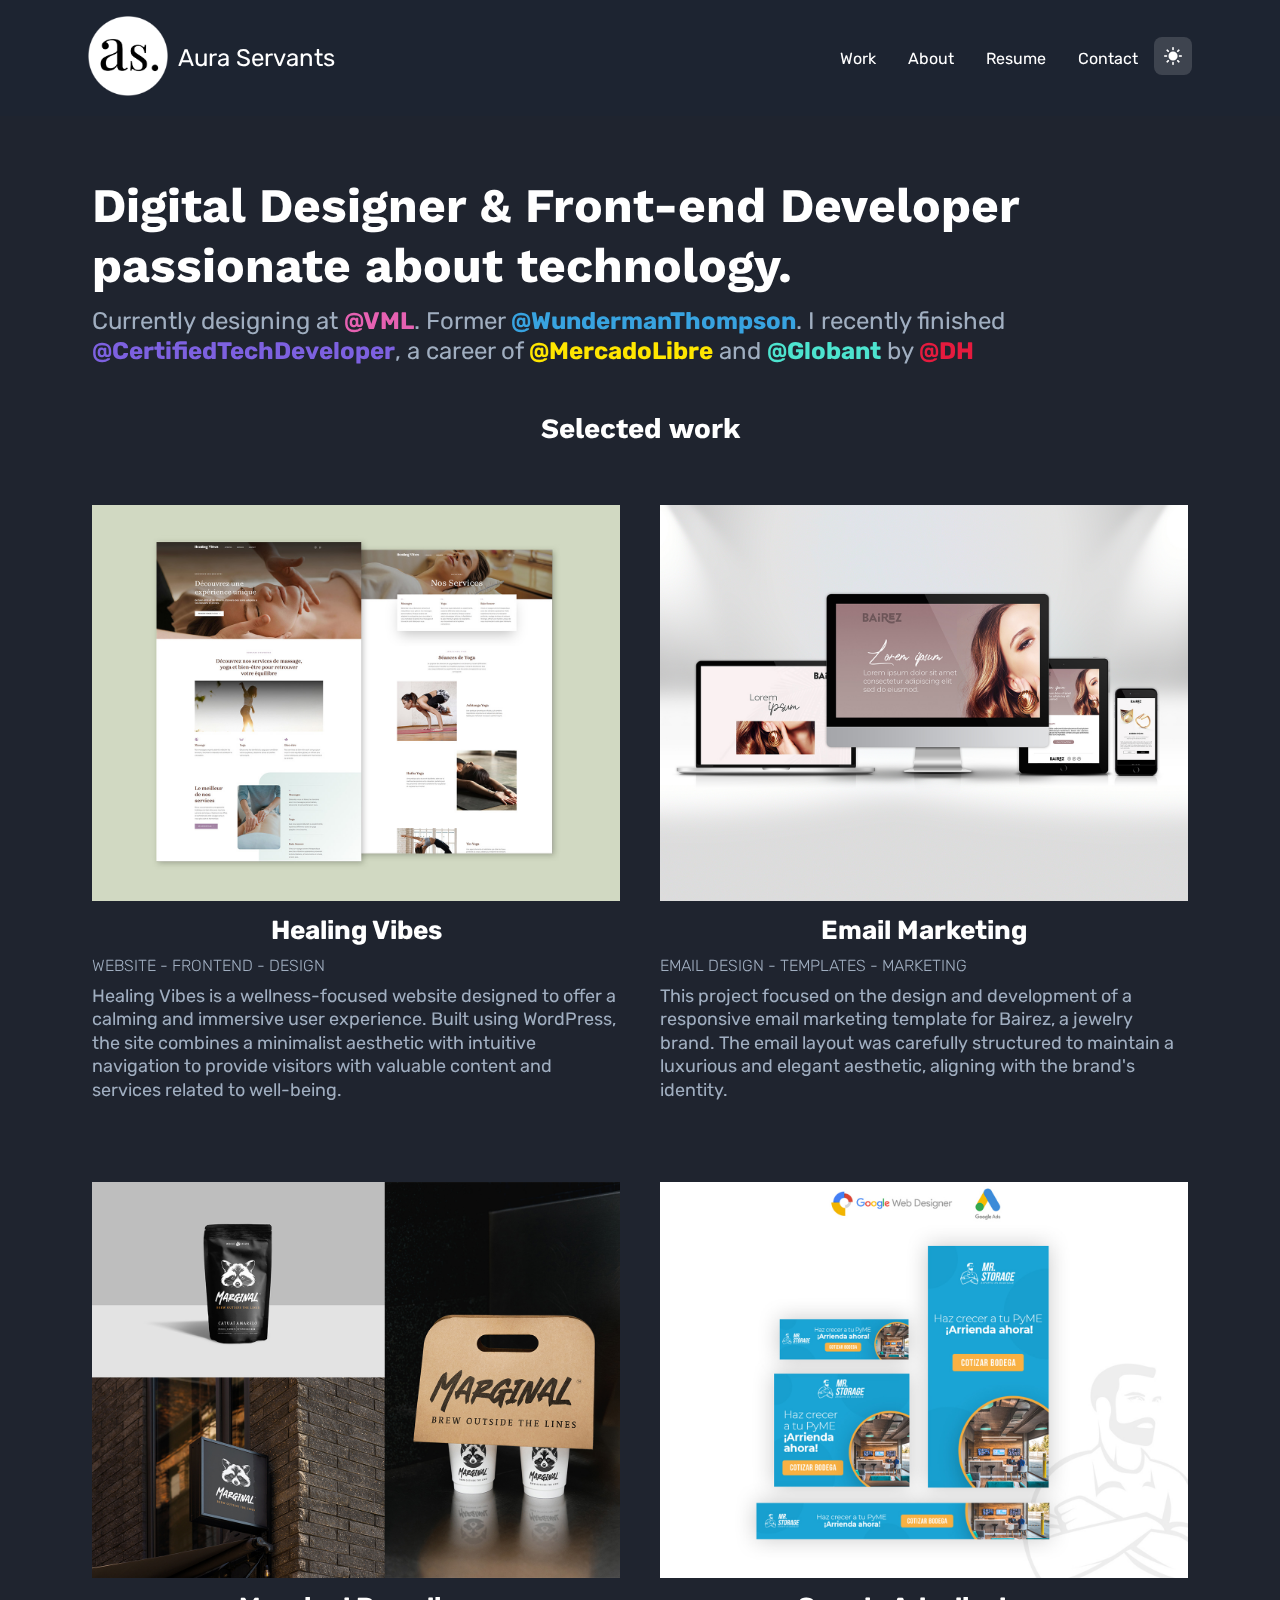
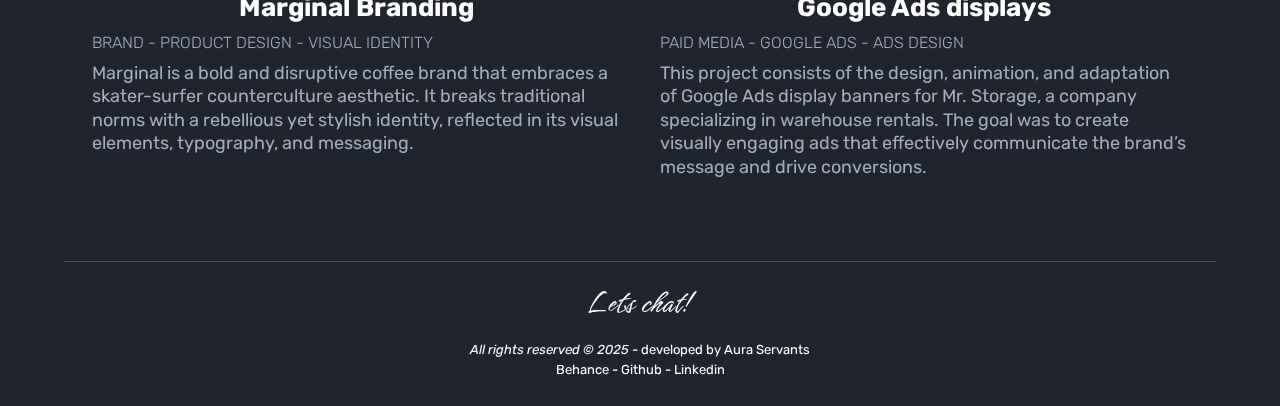
<file: index.html>
<!DOCTYPE html>
<html lang="en">

<head>
    <meta charset="UTF-8" />
    <meta http-equiv="X-UA-Compatible" content="IE=edge" />
    <meta name="viewport" content="width=device-width, initial-scale=1.0" />
    <title>Aura Servants</title>
    <link rel="icon" type="image/x-icon" href="/images/logo-auraservants-whitemode.png">
    <link rel="stylesheet" href="style.css" />
    <link rel="preconnect" href="https://fonts.googleapis.com" />
    <link rel="preconnect" href="https://fonts.gstatic.com" crossorigin />
    <link href="https://fonts.googleapis.com/css2?family=Rubik:ital,wght@0,300;0,400;0,500;0,600;0,700;0,800;0,900;1,300;1,400;1,500;1,600;1,700;1,800;1,900&display=swap" rel="stylesheet" />
    <link href="https://fonts.googleapis.com/icon?family=Material+Icons" rel="stylesheet" />
    <!-- <link rel="preconnect" href="https://fonts.googleapis.com">
    <link rel="preconnect" href="https://fonts.gstatic.com" crossorigin> -->
    <link href="https://fonts.googleapis.com/css2?family=Rubik:ital,wght@0,300;0,400;0,500;0,600;0,700;0,800;0,900;1,300;1,400;1,500;1,600;1,700;1,800;1,900&family=Work+Sans:ital,wght@0,100;0,200;0,300;0,400;0,500;0,600;0,700;0,800;0,900;1,100;1,200;1,300;1,400;1,500;1,600;1,700;1,800;1,900&display=swap" rel="stylesheet">
    <!-- <link rel="preconnect" href="https://fonts.googleapis.com">
    <link rel="preconnect" href="https://fonts.gstatic.com" crossorigin> -->
    <link href="https://fonts.googleapis.com/css2?family=Hurricane&display=swap" rel="stylesheet">
</head>


<body>
    <div class="container">
    <header class="header-container">
        <nav class="menu wrapper">
            <div class="logo">
                <a href="./"><img src="/images/logo-auraservants-darkmode.png" alt="logo" class="logo-img" /></a><span class="text">Aura Servants</span>
            </div>
            <ul>
                <li><a href="./">Work</a></li>
                <li><a href="/about.html">About</a></li>
                <li><a href="https://drive.google.com/file/d/1a1sRwTC8sV3IHq1-NT9o67ITvPV6NSlV/view?usp=sharing" target="_blank">Resume</a></li>
                <li><a href="mailto:auraservants@gmail.com">Contact</a></li>
                <li><img src="/images/sun (1).png" alt="sun icon" class="icon" id="icon"></li>
            </ul>
        </nav>
    </header>

    <div class="main-container wrapper">
        <section class="main-section">
            <h1 class="main-title">
                Digital Designer & Front&#8209;end Developer<br> passionate about technology.
            </h1>
            <p class="second-title">
                Currently designing at
                <a href="https://www.vml.com" target="_blank" class="link-color-rose">@VML</a>. Former 
                <span class="link-color-blue">@WundermanThompson</span>. I recently finished
                <a href="https://www.digitalhouse.com/ar/acciones/certified-tech-developer" target="_blank" class="link-color-violet">@CertifiedTechDeveloper</a>, a career of <a href="https://www.mercadolibre.com.ar/" target="_blank" class="link-color-yellow">@MercadoLibre</a>                and
                <a href="https://www.globant.com" target="_blank" class="link-color-greenie">@Globant</a> by
                <a href="https://www.digitalhouse.com" target="_blank" class="link-color-pink">@DH</a>
            </p>
        </section>

        <section class="portfolio">
            <h2 class="section-title">Selected work</h2>

            <div class="portfolio-container">

                <div class="card1">
                    <a href="/healingvibes.html"><img src="/images/healingvibes-website.jpg" alt="" class="card-cover"></a>
                    <a href="/healingvibes.html"><h3 class="card-title">Healing Vibes</h3></a>
                    <span class="card-tags">website - frontend - design</span>
                    <p class="card-description">Healing Vibes is a wellness-focused website designed to offer a calming and immersive user experience. Built using WordPress, the site combines a minimalist aesthetic with intuitive navigation to provide visitors with valuable content and services related to well-being.
                    </p>
                </div>


                <div class="card2">
                    <a href="/bairez.html"><img src="/images/bairez-mailing-responsive.jpg" alt="" class="card-cover"></a>
                    <a href="/bairez.html"><h3 class="card-title">Email Marketing</h3></a>
                    <span class="card-tags">email design - templates - marketing</span>
                    <p class="card-description">This project focused on the design and development of a responsive email marketing template for Bairez, a jewelry brand. The email layout was carefully structured to maintain a luxurious and elegant aesthetic, aligning with the brand's identity.
                    </p>
                </div>

            </div>

            <div class="portfolio-container2">

                <div class="card1">
                    <a href="/marginal.html"><img src="/images/branding-marginal.jpg" alt="marginal branding" class="card-cover"></a>
                    <a href="/marginal.html"><h3 class="card-title">Marginal Branding</h3></a>
                    <span class="card-tags">brand - product design - visual identity</span>
                    <p class="card-description">
                        Marginal is a bold and disruptive coffee brand that embraces a skater-surfer counterculture aesthetic. It breaks traditional norms with a rebellious yet stylish identity, reflected in its visual elements, typography, and messaging.
                    </p>
                </div>


                <div class="card2">
                    <img src="/images/mr-storage-display.jpg" alt="" class="card-cover">
                    <h3 class="card-title">Google Ads displays</h3>
                    <span class="card-tags">paid media - google ads - ads design</span>
                    <p class="card-description">This project consists of the design, animation, and adaptation of Google Ads display banners for Mr. Storage, a company specializing in warehouse rentals. The goal was to create visually engaging ads that effectively communicate the brand’s message and drive conversions.</p>
                </div>

            </div>

            <!-- <div class="portfolio-container">

                <div class="card1">
                    <img src="/images/social-philips2.jpg" alt="" class="card-cover">
                    <a href="/work1.html"><h3 class="card-title">Phillips</h3></a>
                    <span class="card-tags">socials - instagram - marketing</span>
                    <p class="card-description">Lorem, ipsum dolor sit amet consectetur adipisicing elit. Sed pariatur illo, exercitationem, quis repellat, ab provident deserunt officia iure cupiditate dignissimos reiciendis modi voluptas aperiam velit! Asperiores expedita ipsam
                        nemo.
                    </p>
                </div>


                <div class="card2">
                    <img src="/images/social-philips.jpg" alt="" class="card-cover">
                    <h3 class="card-title">Social Media</h3>
                    <span class="card-tags">Socials - instagram - design</span>
                    <p class="card-description">Lorem, ipsum dolor sit amet consectetur adipisicing elit. Sed pariatur illo, exercitationem, quis repellat, ab provident deserunt officia iure cupiditate dignissimos reiciendis modi voluptas aperiam velit! Asperiores expedita ipsam
                        nemo.
                    </p>
                </div>

            </div> -->
        </section>
    </div>





    <footer>
        <hr class="divider">
        <div class="legal">
            <span class="hurricane-regular">Lets chat!</span>
            <h4 class="text-legal"><i>All rights reserved © 2025</i> - developed by Aura Servants</h4>
        </div>
        <div class="links">
            <a class="footer-links" href="https://www.behance.net/auraservants" target="_blank">Behance</a> - <a class="footer-links" href="https://github.com/auraservants" target="_blank">Github</a> - <a class="footer-links" href="https://www.linkedin.com/in/auraservants/" target="_blank">Linkedin</a>
        </div>
    </footer>
    </div>

    <script>
        var icon = document.getElementById("icon");
        icon.onclick = function() {
            document.body.classList.toggle("light-theme");
            if (document.body.classList.contains("light-theme")) {
                icon.src = "/images/moon.png";
            } else {
                icon.src = "/images/sun (1).png"
            }
        }
    </script>
</body>

</html>
</file>
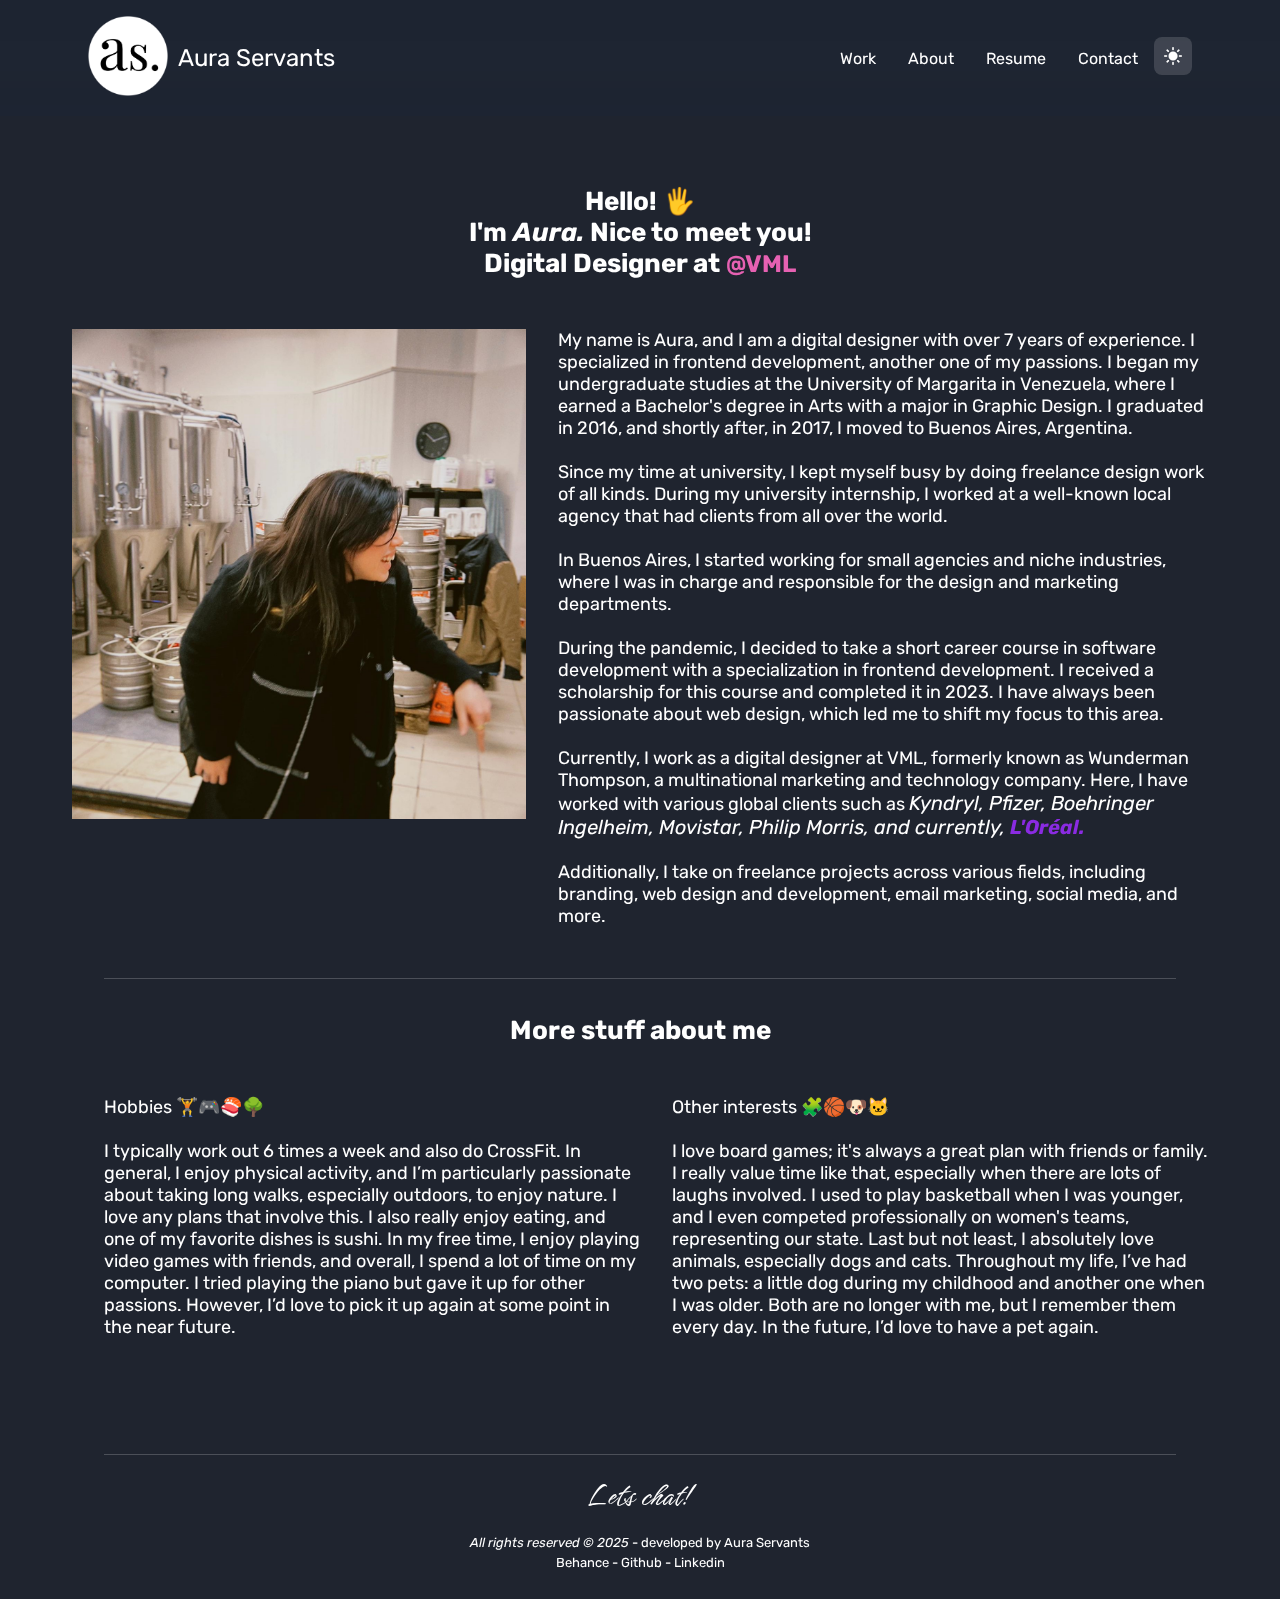
<file: about.html>
<!DOCTYPE html>
<html lang="en">

<head>
        <meta charset="UTF-8" />
        <meta http-equiv="X-UA-Compatible" content="IE=edge" />
        <meta name="viewport" content="width=device-width, initial-scale=1.0" />
        <title>Aura Servants</title>
        <link rel="icon" type="image/x-icon" href="/images/logo-auraservants-whitemode.png">
        <link rel="stylesheet" href="style.css" />
        <link rel="preconnect" href="https://fonts.googleapis.com" />
        <link rel="preconnect" href="https://fonts.gstatic.com" crossorigin />
        <link href="https://fonts.googleapis.com/css2?family=Rubik:ital,wght@0,300;0,400;0,500;0,600;0,700;0,800;0,900;1,300;1,400;1,500;1,600;1,700;1,800;1,900&display=swap" rel="stylesheet" />
        <link href="https://fonts.googleapis.com/icon?family=Material+Icons" rel="stylesheet" />
        <link rel="preconnect" href="https://fonts.googleapis.com">
        <link rel="preconnect" href="https://fonts.gstatic.com" crossorigin>
        <link href="https://fonts.googleapis.com/css2?family=Rubik:ital,wght@0,300;0,400;0,500;0,600;0,700;0,800;0,900;1,300;1,400;1,500;1,600;1,700;1,800;1,900&family=Work+Sans:ital,wght@0,100;0,200;0,300;0,400;0,500;0,600;0,700;0,800;0,900;1,100;1,200;1,300;1,400;1,500;1,600;1,700;1,800;1,900&display=swap" rel="stylesheet">
        <link href="https://fonts.googleapis.com/css2?family=Hurricane&display=swap" rel="stylesheet">
    </head>
<body>

    <div class="container">
        <header class="header-container">
            <nav class="menu wrapper">
                <div class="logo">
                    <a href="./"><img src="/images/logo-auraservants-darkmode.png" alt="brands logo" class="logo-img" /></a><span class="text">Aura Servants</span>
                </div>
                <ul>
                    <li><a href="./">Work</a></li>
                    <li><a href="#about">About</a></li>
                    <li><a href="https://drive.google.com/file/d/1a1sRwTC8sV3IHq1-NT9o67ITvPV6NSlV/view?usp=sharing" target="_blank">Resume</a></li>
                    <li><a href="mailto:auraservants@gmail.com">Contact</a></li>
                    <li><img src="/images/sun (1).png" alt="sun icon" class="icon" id="icon"></li>
                </ul>
            </nav>
        </header>

        <div class="main-container wrapper">
            <div class="about-intro">
                <h2>Hello! &#128400;</h2>
                <h3>I'm <i>Aura.</i> Nice to meet you!<br>
                    Digital Designer at <a href="https://www.vml.com" target="_blank" class="link-color-rose">@VML</a></h3>
            
            </div>
        
            <div class="about">
            <img class="about-img" src="images/IMG-20250103-WA0012.jpg" alt="emoji">
            <p class="about-text">My name is Aura, and I am a digital designer with over 7 years of experience. I specialized in frontend development, another one of my passions. I began my undergraduate studies at the University of Margarita in Venezuela, where I earned a Bachelor's degree in Arts with a major in Graphic Design. I graduated in 2016, and shortly after, in 2017, I moved to Buenos Aires, Argentina.
                <br><br>
                Since my time at university, I kept myself busy by doing freelance design work of all kinds. During my university internship, I worked at a well-known local agency that had clients from all over the world.
                <br><br>
                In Buenos Aires, I started working for small agencies and niche industries, where I was in charge and responsible for the design and marketing departments.
                <br><br>
                During the pandemic, I decided to take a short career course in software development with a specialization in frontend development. I received a scholarship for this course and completed it in 2023. I have always been passionate about web design, which led me to shift my focus to this area.
                <br><br>
                Currently, I work as a digital designer at VML, formerly known as Wunderman Thompson, a multinational marketing and technology company. Here, I have worked with various global clients such as <i style="font-size:20px">Kyndryl, Pfizer, Boehringer Ingelheim, Movistar, Philip Morris, and currently, <span style="color: blueviolet;font-weight: bold;">L'Oréal.</span></i>
                <br><br>
                Additionally, I take on freelance projects across various fields, including branding, web design and development, email marketing, social media, and more.
            </p>
            </div>

            <hr class="divider">

            <h3 style="padding-top: 20px;">More stuff about me</h3>
            <div class="about-personal">
                
                    <div class="personal1">
                        <p>
                            Hobbies &#127947;&#127918;&#127843;&#127795;
                            <br><br>
                            I typically work out 6 times a week and also do CrossFit. In general, I enjoy physical activity, and I’m particularly passionate about taking long walks, especially outdoors, to enjoy nature. I love any plans that involve this. I also really enjoy eating, and one of my favorite dishes is sushi. In my free time, I enjoy playing video games with friends, and overall, I spend a lot of time on my computer. I tried playing the piano but gave it up for other passions. However, I’d love to pick it up again at some point in the near future.
                        </p>

                    </div>
                    <div class="personal2">
                        <p>Other interests &#129513;&#127936;&#128054;&#128049;
                            <br><br>
                            I love board games; it's always a great plan with friends or family. I really value time like that, especially when there are lots of laughs involved. I used to play basketball when I was younger, and I even competed professionally on women's teams, representing our state.
                            Last but not least, I absolutely love animals, especially dogs and cats. Throughout my life, I’ve had two pets: a little dog during my childhood and another one when I was older. Both are no longer with me, but I remember them every day. In the future, I’d love to have a pet again.
                        </p>
                    </div>

            </div>

            <footer>
                <hr class="divider">
                <div class="legal">
                    <span class="hurricane-regular">Lets chat!</span>
                    <h4 class="text-legal"><i>All rights reserved © 2025</i> - developed by Aura Servants</h4>
                </div>
                <div class="links">
                    <a class="footer-links" href="https://www.behance.net/auraservants" target="_blank">Behance</a> - <a class="footer-links" href="https://github.com/auraservants" target="_blank">Github</a> - <a class="footer-links" href="https://www.linkedin.com/in/auraservants/" target="_blank">Linkedin</a>
                </div>
            </footer>

        </div>
    </div>

    <script>
        var icon = document.getElementById("icon");
        icon.onclick = function() {
            document.body.classList.toggle("light-theme");
            if (document.body.classList.contains("light-theme")) {
                icon.src = "/images/moon.png";
            } else {
                icon.src = "/images/sun (1).png"
            }
        }
    </script>
</body>
</html>
</file>
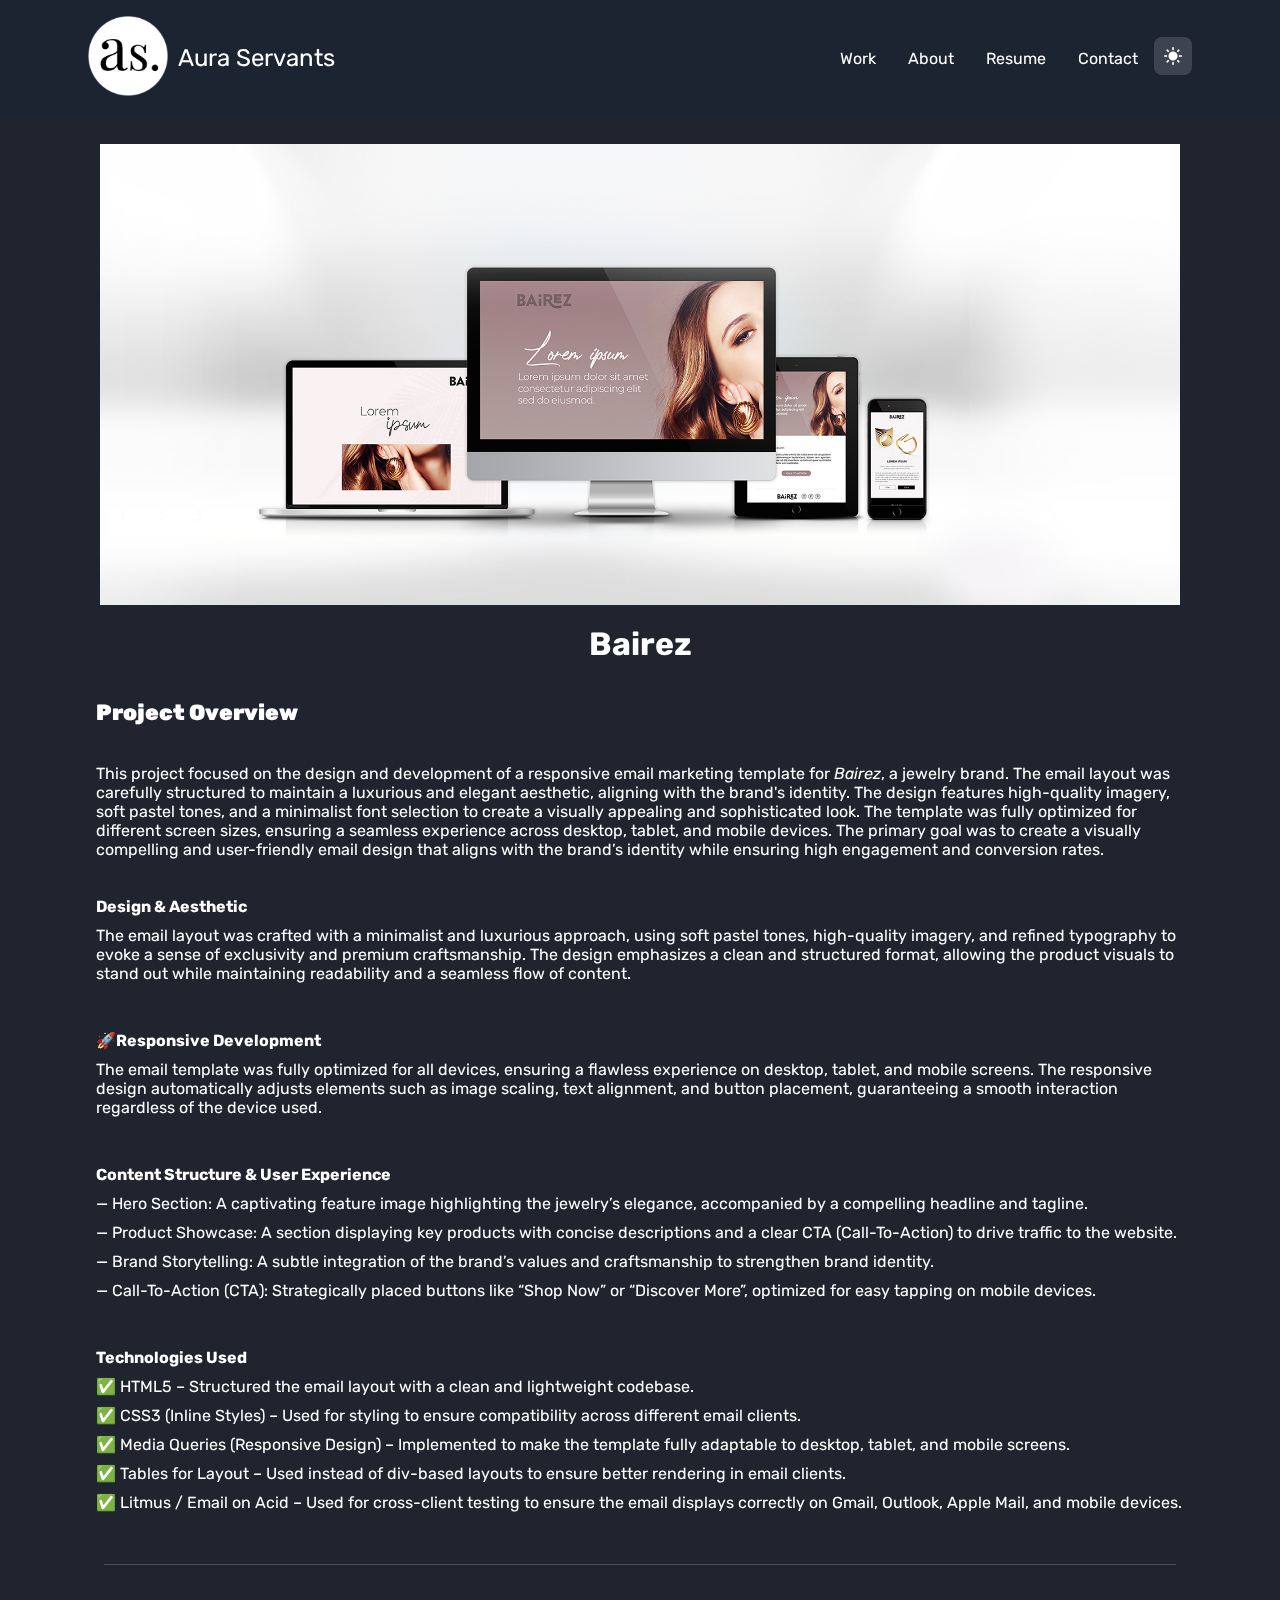
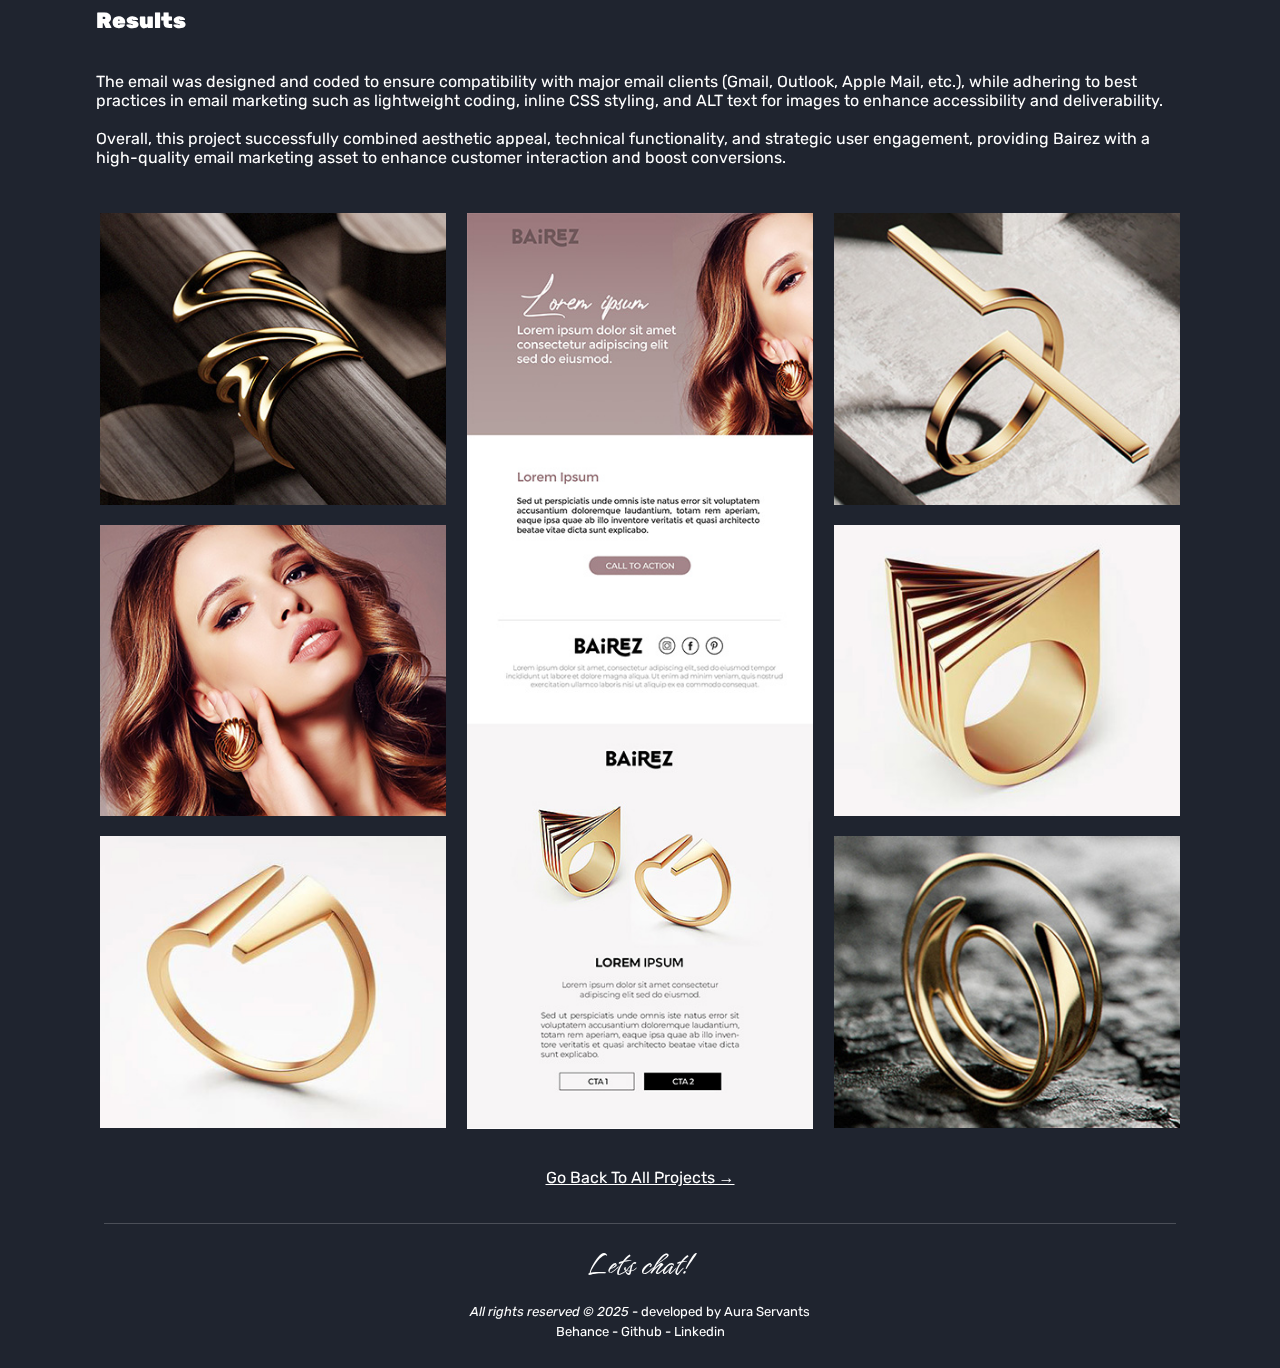
<file: bairez.html>
<!DOCTYPE html>
<html lang="en">

<head>
        <meta charset="UTF-8" />
        <meta http-equiv="X-UA-Compatible" content="IE=edge" />
        <meta name="viewport" content="width=device-width, initial-scale=1.0" />
        <title>Aura Servants</title>
        <link rel="icon" type="image/x-icon" href="/images/logo-auraservants-whitemode.png">
        <link rel="stylesheet" href="style.css" />
        <link rel="preconnect" href="https://fonts.googleapis.com" />
        <link rel="preconnect" href="https://fonts.gstatic.com" crossorigin />
        <link href="https://fonts.googleapis.com/css2?family=Rubik:ital,wght@0,300;0,400;0,500;0,600;0,700;0,800;0,900;1,300;1,400;1,500;1,600;1,700;1,800;1,900&display=swap" rel="stylesheet" />
        <link href="https://fonts.googleapis.com/icon?family=Material+Icons" rel="stylesheet" />
        <!-- <link rel="preconnect" href="https://fonts.googleapis.com">
        <link rel="preconnect" href="https://fonts.gstatic.com" crossorigin> -->
        <link href="https://fonts.googleapis.com/css2?family=Rubik:ital,wght@0,300;0,400;0,500;0,600;0,700;0,800;0,900;1,300;1,400;1,500;1,600;1,700;1,800;1,900&family=Work+Sans:ital,wght@0,100;0,200;0,300;0,400;0,500;0,600;0,700;0,800;0,900;1,100;1,200;1,300;1,400;1,500;1,600;1,700;1,800;1,900&display=swap" rel="stylesheet">
        <link href="https://fonts.googleapis.com/css2?family=Hurricane&display=swap" rel="stylesheet">
    </head>
<body>

    <div class="container">
        <header class="header-container">
            <nav class="menu wrapper">
                <div class="logo">
                    <a href="./"><img src="/images/logo-auraservants-darkmode.png" alt="logo" class="logo-img" /></a><span class="text">Aura Servants</span>
                </div>
                <ul>
                    <li><a href="./">Work</a></li>
                    <li><a href="/about.html">About</a></li>
                    <li><a href="https://drive.google.com/file/d/1a1sRwTC8sV3IHq1-NT9o67ITvPV6NSlV/view?usp=sharing" target="_blank">Resume</a></li>
                    <li><a href="mailto:auraservants@gmail.com">Contact</a></li>
                    <li><img src="/images/sun (1).png" alt="sun icon" class="icon" id="icon"></li>
                </ul>
            </nav>
        </header>

        <div class="main-container wrapper">
            
            <div class="work3-images">
                <img class="work3-images1" src="images/bairez-1.jpg" alt="emails bairez">
            </div>



            <h1 style="padding-top: 20px; text-align: center; color: var(--primary-color);">Bairez</h1>
            <div class="work3-about">
                <p class="work3-text">
                    <h4 style="text-align: left; font-size: 22px;"><b>Project Overview</b></h4>
                    <br><br>
                    This project focused on the design and development of a responsive email marketing template for <i>Bairez</i>, a jewelry brand. The email layout was carefully structured to maintain a luxurious and elegant aesthetic, aligning with the brand's identity. The design features high-quality imagery, soft pastel tones, and a minimalist font selection to create a visually appealing and sophisticated look. The template was fully optimized for different screen sizes, ensuring a seamless experience across desktop, tablet, and mobile devices.
                    The primary goal was to create a visually compelling and user-friendly email design that aligns with the brand’s identity while ensuring high engagement and conversion rates.


                </p>
                <br><br>
                <p class="work3-text"><b>Design & Aesthetic</b></p>
                <p class="work3-text">The email layout was crafted with a minimalist and luxurious approach, using soft pastel tones, high-quality imagery, and refined typography to evoke a sense of exclusivity and premium craftsmanship. The design emphasizes a clean and structured format, allowing the product visuals to stand out while maintaining readability and a seamless flow of content.</p>
                <br><br>
                <p class="work3-text"><b>🚀Responsive Development</b></p>
                <p class="work3-text">The email template was fully optimized for all devices, ensuring a flawless experience on desktop, tablet, and mobile screens. The responsive design automatically adjusts elements such as image scaling, text alignment, and button placement, guaranteeing a smooth interaction regardless of the device used.</p>
                <br><br>
                <p class="work3-text"><b>Content Structure & User Experience</b></p>
                <p class="work3-text">— Hero Section: A captivating feature image highlighting the jewelry’s elegance, accompanied by a compelling headline and tagline.</p> 
                <p class="work3-text">— Product Showcase: A section displaying key products with concise descriptions and a clear CTA (Call-To-Action) to drive traffic to the website.</p>
                <p class="work3-text">— Brand Storytelling: A subtle integration of the brand’s values and craftsmanship to strengthen brand identity.</p>
                <p class="work3-text">— Call-To-Action (CTA): Strategically placed buttons like “Shop Now” or “Discover More”, optimized for easy tapping on mobile devices.</p>
                <br><br>
                <p class="work3-text"><b>Technologies Used</b></p>
                <p class="work3-text">✅ HTML5 – Structured the email layout with a clean and lightweight codebase.</p>
                <p class="work3-text">✅ CSS3 (Inline Styles) – Used for styling to ensure compatibility across different email clients.</p>
                <p class="work3-text">✅ Media Queries (Responsive Design) – Implemented to make the template fully adaptable to desktop, tablet, and mobile screens.</p>
                <p class="work3-text">✅ Tables for Layout – Used instead of div-based layouts to ensure better rendering in email clients.</p>
                <p class="work3-text">✅ Litmus / Email on Acid – Used for cross-client testing to ensure the email displays correctly on Gmail, Outlook, Apple Mail, and mobile devices.</p>
                
            </div>
            <hr class="divider">
            <div class="work3-about">
                <p>
                    <h4 style="text-align: left; font-size: 22px;"><b>Results</b></h4>
                    <br><br>
                    The email was designed and coded to ensure compatibility with major email clients (Gmail, Outlook, Apple Mail, etc.), while adhering to best practices in email marketing such as lightweight coding, inline CSS styling, and ALT text for images to enhance accessibility and deliverability.
                    <br><br>
                    Overall, this project successfully combined aesthetic appeal, technical functionality, and strategic user engagement, providing Bairez with a high-quality email marketing asset to enhance customer interaction and boost conversions.
                    
                </p>
            </div>

<!-- gallery -->
            <div class="album">
                <div class="responsive-container-block bg">
                <div class="responsive-container-block img-cont">
                    <img class="img" src="images/bairez-4.jpg">
                    <img class="img" src="images/bairez-2.jpg">
                    <img class="img img-last" src="images/bairez-9.jpg">
                </div>
                <div class="responsive-container-block img-cont">
                    <img class="img img-big" src="images/bairez-10.jpg">
                    <!-- <img class="img img-big img-last" src="images/bairez-7.jpg"> -->
                </div>
                <div class="responsive-container-block img-cont">
                    <img class="img" src="images/bairez-3.jpg">
                    <img class="img" src="images/bairez-8.jpg">
                    <img class="img" src="images/bairez-5.jpg">
                </div>
                </div>
            </div>
<!-- end gallery -->


<!-- go back button -->
            <a href="/" style="text-decoration: underline; color: var(--primary-color);">
                <p style="text-align: center; color: var(--primary-color); padding-bottom: 20px;">Go Back To All Projects →</p>
            </a>
<!-- end go back button -->            
            <footer>
                <hr class="divider">
                <div class="legal">
                    <span class="hurricane-regular">Lets chat!</span>
                    <h4 class="text-legal"><i>All rights reserved © 2025</i> - developed by Aura Servants</h4>
                </div>
                <div class="links">
                    <a class="footer-links" href="https://www.behance.net/auraservants" target="_blank">Behance</a> - <a class="footer-links" href="https://github.com/auraservants" target="_blank">Github</a> - <a class="footer-links" href="https://www.linkedin.com/in/auraservants/" target="_blank">Linkedin</a>
                </div>
            </footer>

        </div>
    </div>



    <script>
        var icon = document.getElementById("icon");
        icon.onclick = function() {
            document.body.classList.toggle("light-theme");
            if (document.body.classList.contains("light-theme")) {
                icon.src = "/images/moon.png";
            } else {
                icon.src = "/images/sun (1).png"
            }
        }
    </script>
</body>
</html>
</file>
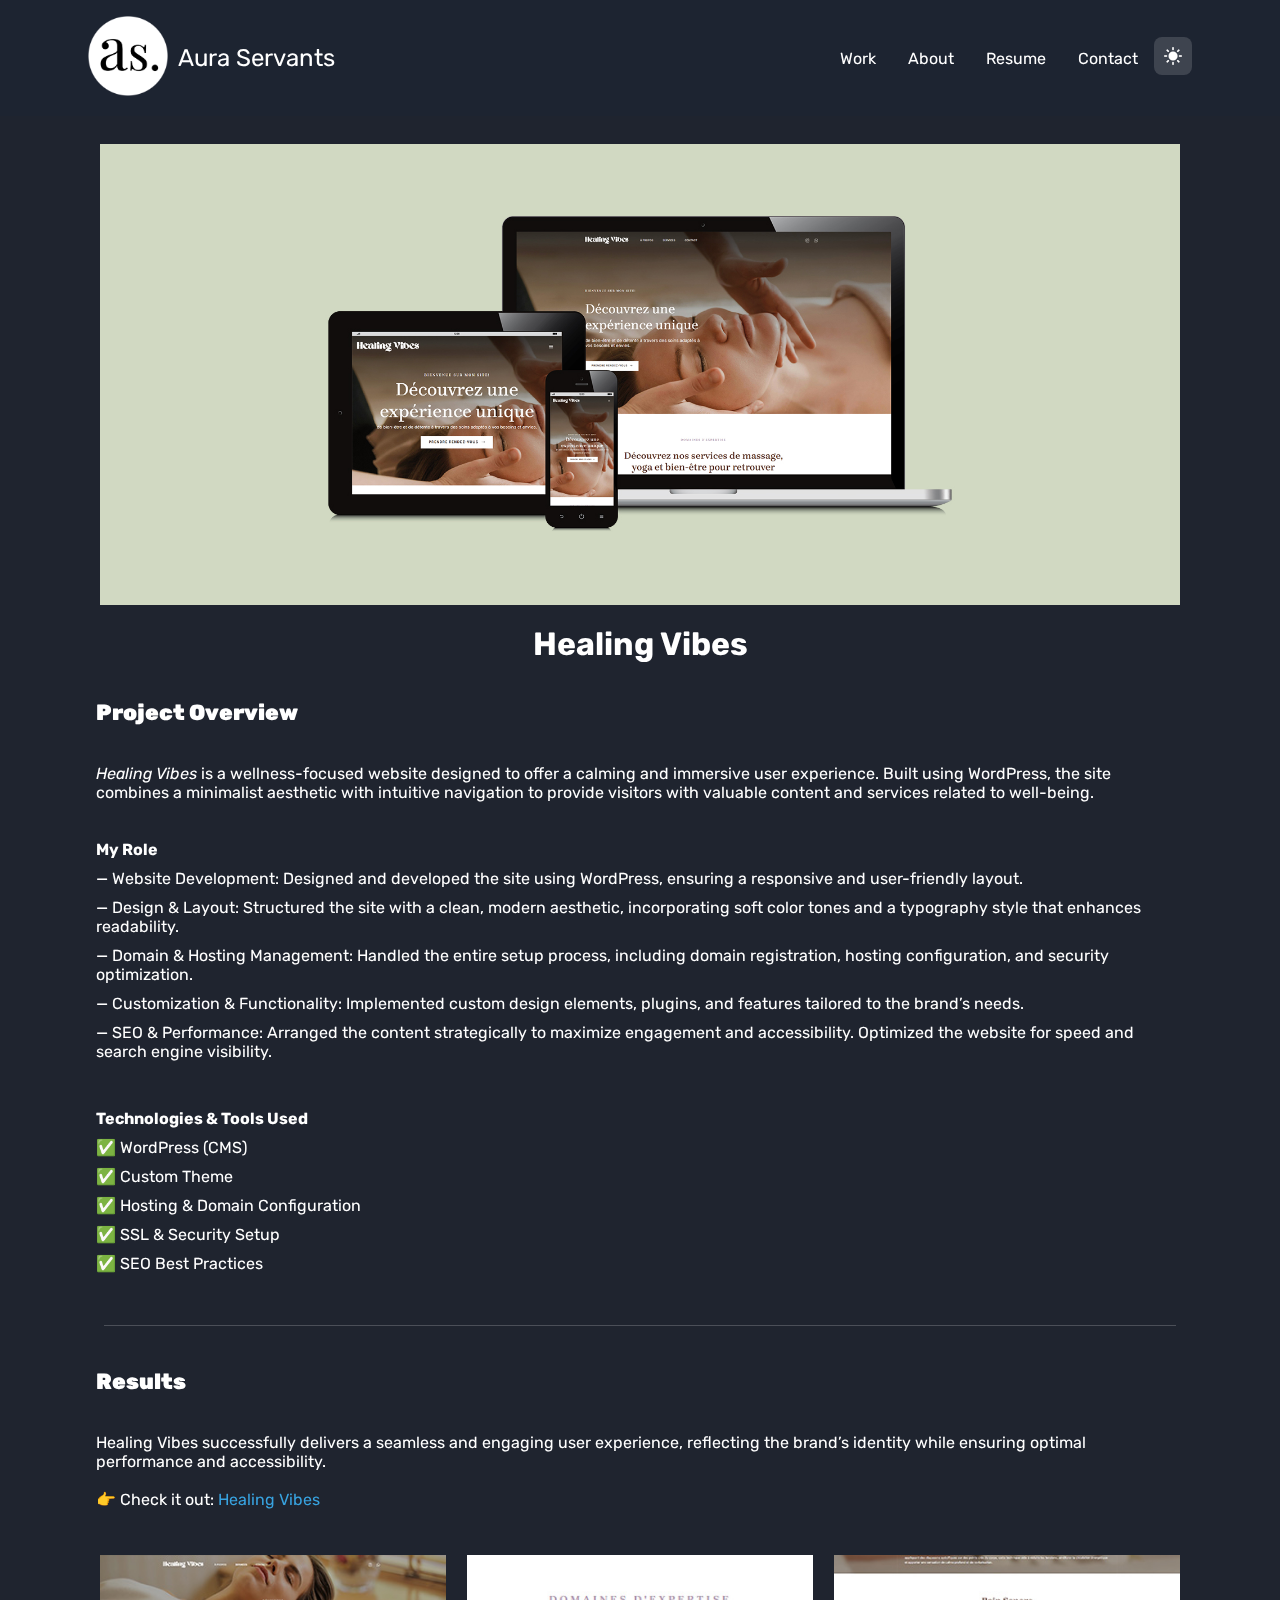
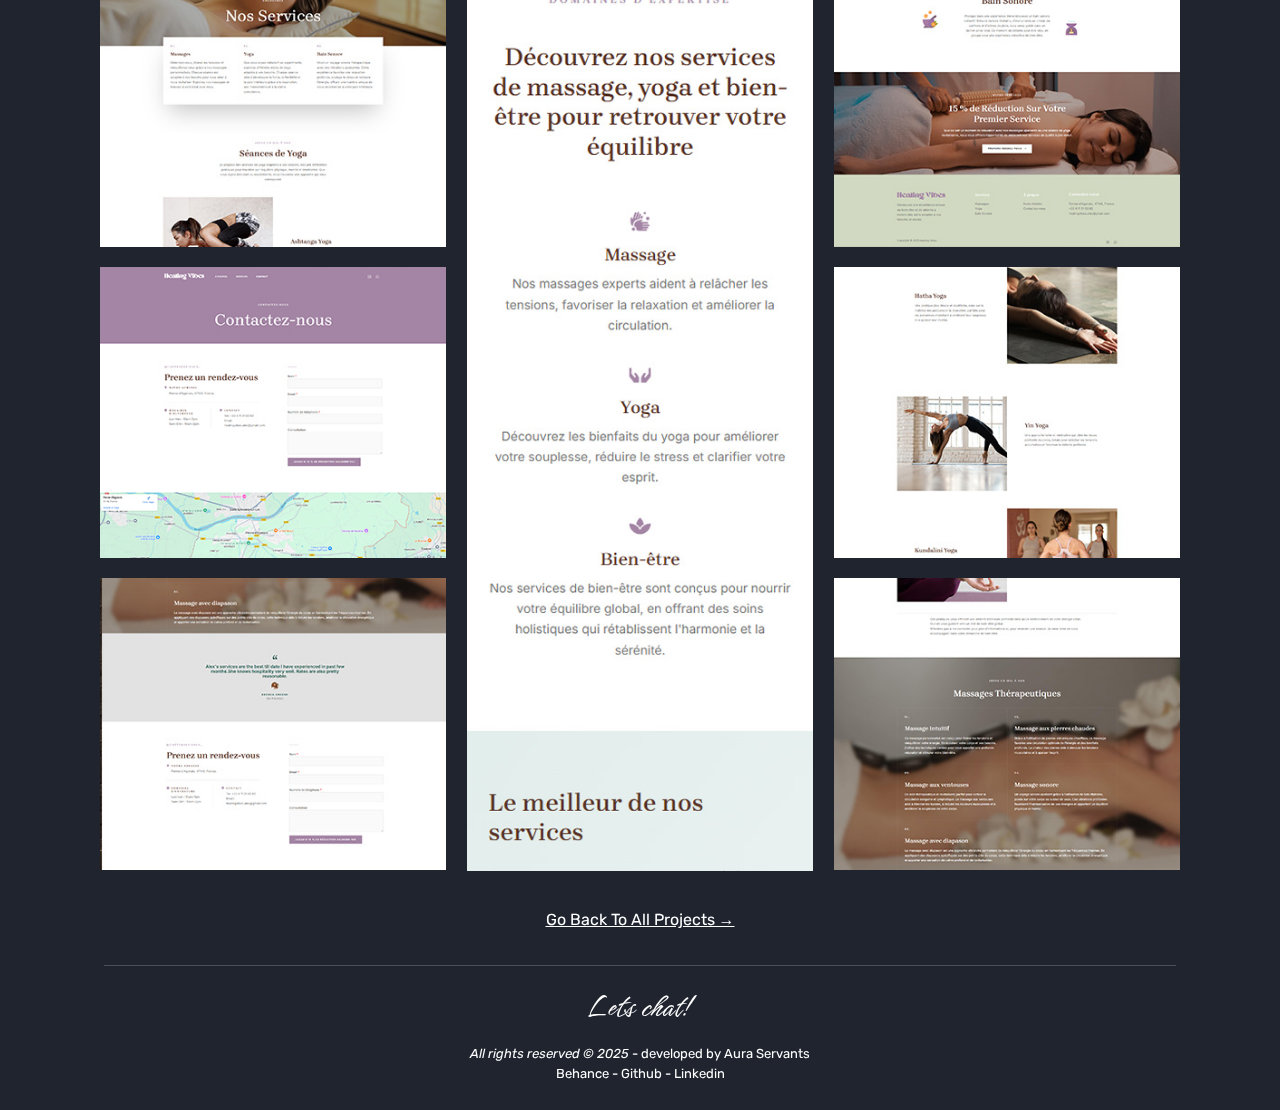
<file: healingvibes.html>
<!DOCTYPE html>
<html lang="en">

<head>
        <meta charset="UTF-8" />
        <meta http-equiv="X-UA-Compatible" content="IE=edge" />
        <meta name="viewport" content="width=device-width, initial-scale=1.0" />
        <title>Aura Servants</title>
        <link rel="icon" type="image/x-icon" href="/images/logo-auraservants-whitemode.png">
        <link rel="stylesheet" href="style.css" />
        <link rel="preconnect" href="https://fonts.googleapis.com" />
        <link rel="preconnect" href="https://fonts.gstatic.com" crossorigin />
        <link href="https://fonts.googleapis.com/css2?family=Rubik:ital,wght@0,300;0,400;0,500;0,600;0,700;0,800;0,900;1,300;1,400;1,500;1,600;1,700;1,800;1,900&display=swap" rel="stylesheet" />
        <link href="https://fonts.googleapis.com/icon?family=Material+Icons" rel="stylesheet" />
        <!-- <link rel="preconnect" href="https://fonts.googleapis.com">
        <link rel="preconnect" href="https://fonts.gstatic.com" crossorigin> -->
        <link href="https://fonts.googleapis.com/css2?family=Rubik:ital,wght@0,300;0,400;0,500;0,600;0,700;0,800;0,900;1,300;1,400;1,500;1,600;1,700;1,800;1,900&family=Work+Sans:ital,wght@0,100;0,200;0,300;0,400;0,500;0,600;0,700;0,800;0,900;1,100;1,200;1,300;1,400;1,500;1,600;1,700;1,800;1,900&display=swap" rel="stylesheet">
        <link href="https://fonts.googleapis.com/css2?family=Hurricane&display=swap" rel="stylesheet">
    </head>
<body>

    <div class="container">
        <header class="header-container">
            <nav class="menu wrapper">
                <div class="logo">
                    <a href="./"><img src="/images/logo-auraservants-darkmode.png" alt="logo" class="logo-img" /></a><span class="text">Aura Servants</span>
                </div>
                <ul>
                    <li><a href="./">Work</a></li>
                    <li><a href="/about.html">About</a></li>
                    <li><a href="https://drive.google.com/file/d/1a1sRwTC8sV3IHq1-NT9o67ITvPV6NSlV/view?usp=sharing" target="_blank">Resume</a></li>
                    <li><a href="mailto:auraservants@gmail.com">Contact</a></li>
                    <li><img src="/images/sun (1).png" alt="sun icon" class="icon" id="icon"></li>
                </ul>
            </nav>
        </header>

        <div class="main-container wrapper">
            
            <div class="work3-images">
                <img class="work3-images1" src="images/healingvibes-1.jpg" alt="website healingvibes">
            </div>



            <h1 style="padding-top: 20px; text-align: center; color: var(--primary-color);">Healing Vibes</h1>
            <div class="work3-about">
                <p class="work3-text">
                    <h4 style="text-align: left; font-size: 22px;"><b>Project Overview</b></h4>
                    <br><br>
                    <i>Healing Vibes</i> is a wellness-focused website designed to offer a calming and immersive user experience. Built using WordPress, the site combines a minimalist aesthetic with intuitive navigation to provide visitors with valuable content and services related to well-being.
                </p>
                <br><br>
                <p class="work3-text"><b>My Role</b></p>
                <p class="work3-text">— Website Development: Designed and developed the site using WordPress, ensuring a responsive and user-friendly layout.</p>
                <p class="work3-text">— Design & Layout: Structured the site with a clean, modern aesthetic, incorporating soft color tones and a typography style that enhances readability.</p> 
                <p class="work3-text">— Domain & Hosting Management: Handled the entire setup process, including domain registration, hosting configuration, and security optimization.</p>
                <p class="work3-text">— Customization & Functionality: Implemented custom design elements, plugins, and features tailored to the brand’s needs.</p>
                <p class="work3-text">— SEO & Performance: Arranged the content strategically to maximize engagement and accessibility. Optimized the website for speed and search engine visibility.</p>
                <br><br>
                <p class="work3-text"><b>Technologies & Tools Used</b></p>
                <p class="work3-text">✅ WordPress (CMS)</p>
                <p class="work3-text">✅ Custom Theme</p>
                <p class="work3-text">✅ Hosting & Domain Configuration</p>
                <p class="work3-text">✅ SSL & Security Setup</p>
                <p class="work3-text">✅ SEO Best Practices</p>
                
            </div>
            <hr class="divider">
            <div class="work3-about">
                <p>
                    <h4 style="text-align: left; font-size: 22px;"><b>Results</b></h4>
                    <br><br>
                    Healing Vibes successfully delivers a seamless and engaging user experience, reflecting the brand’s identity while ensuring optimal performance and accessibility.
                    <br><br>👉 Check it out: <a style="color: rgb(56, 163, 224);" href="https://healingvibes.online/" target="_blank">Healing Vibes</a>
                </p>
            </div>

<!-- gallery -->
            <div class="album">
                <div class="responsive-container-block bg">
                <div class="responsive-container-block img-cont">
                    <img class="img" src="images/healing-3.jpg">
                    <img class="img" src="images/healing-7.jpg">
                    <img class="img img-last" src="images/healing-8.jpg">
                </div>
                <div class="responsive-container-block img-cont">
                    <img class="img img-big" src="images/healing-2.jpg">
                    <!-- <img class="img img-big img-last" src="images/marginal-4.jpg"> -->
                </div>
                <div class="responsive-container-block img-cont">
                    <img class="img" src="images/healing-6.jpg">
                    <img class="img" src="images/healing-4.jpg">
                    <img class="img" src="images/healing-5.jpg">
                </div>
                </div>
            </div>
<!-- end gallery -->


<!-- go back button -->
            <a href="/" style="text-decoration: underline; color: var(--primary-color);">
                <p style="text-align: center; color: var(--primary-color); padding-bottom: 20px;">Go Back To All Projects →</p>
            </a>
<!-- end go back button -->            
            <footer>
                <hr class="divider">
                <div class="legal">
                    <span class="hurricane-regular">Lets chat!</span>
                    <h4 class="text-legal"><i>All rights reserved © 2025</i> - developed by Aura Servants</h4>
                </div>
                <div class="links">
                    <a class="footer-links" href="https://www.behance.net/auraservants" target="_blank">Behance</a> - <a class="footer-links" href="https://github.com/auraservants" target="_blank">Github</a> - <a class="footer-links" href="https://www.linkedin.com/in/auraservants/" target="_blank">Linkedin</a>
                </div>
            </footer>

        </div>
    </div>



    <script>
        var icon = document.getElementById("icon");
        icon.onclick = function() {
            document.body.classList.toggle("light-theme");
            if (document.body.classList.contains("light-theme")) {
                icon.src = "/images/moon.png";
            } else {
                icon.src = "/images/sun (1).png"
            }
        }
    </script>
</body>
</html>
</file>
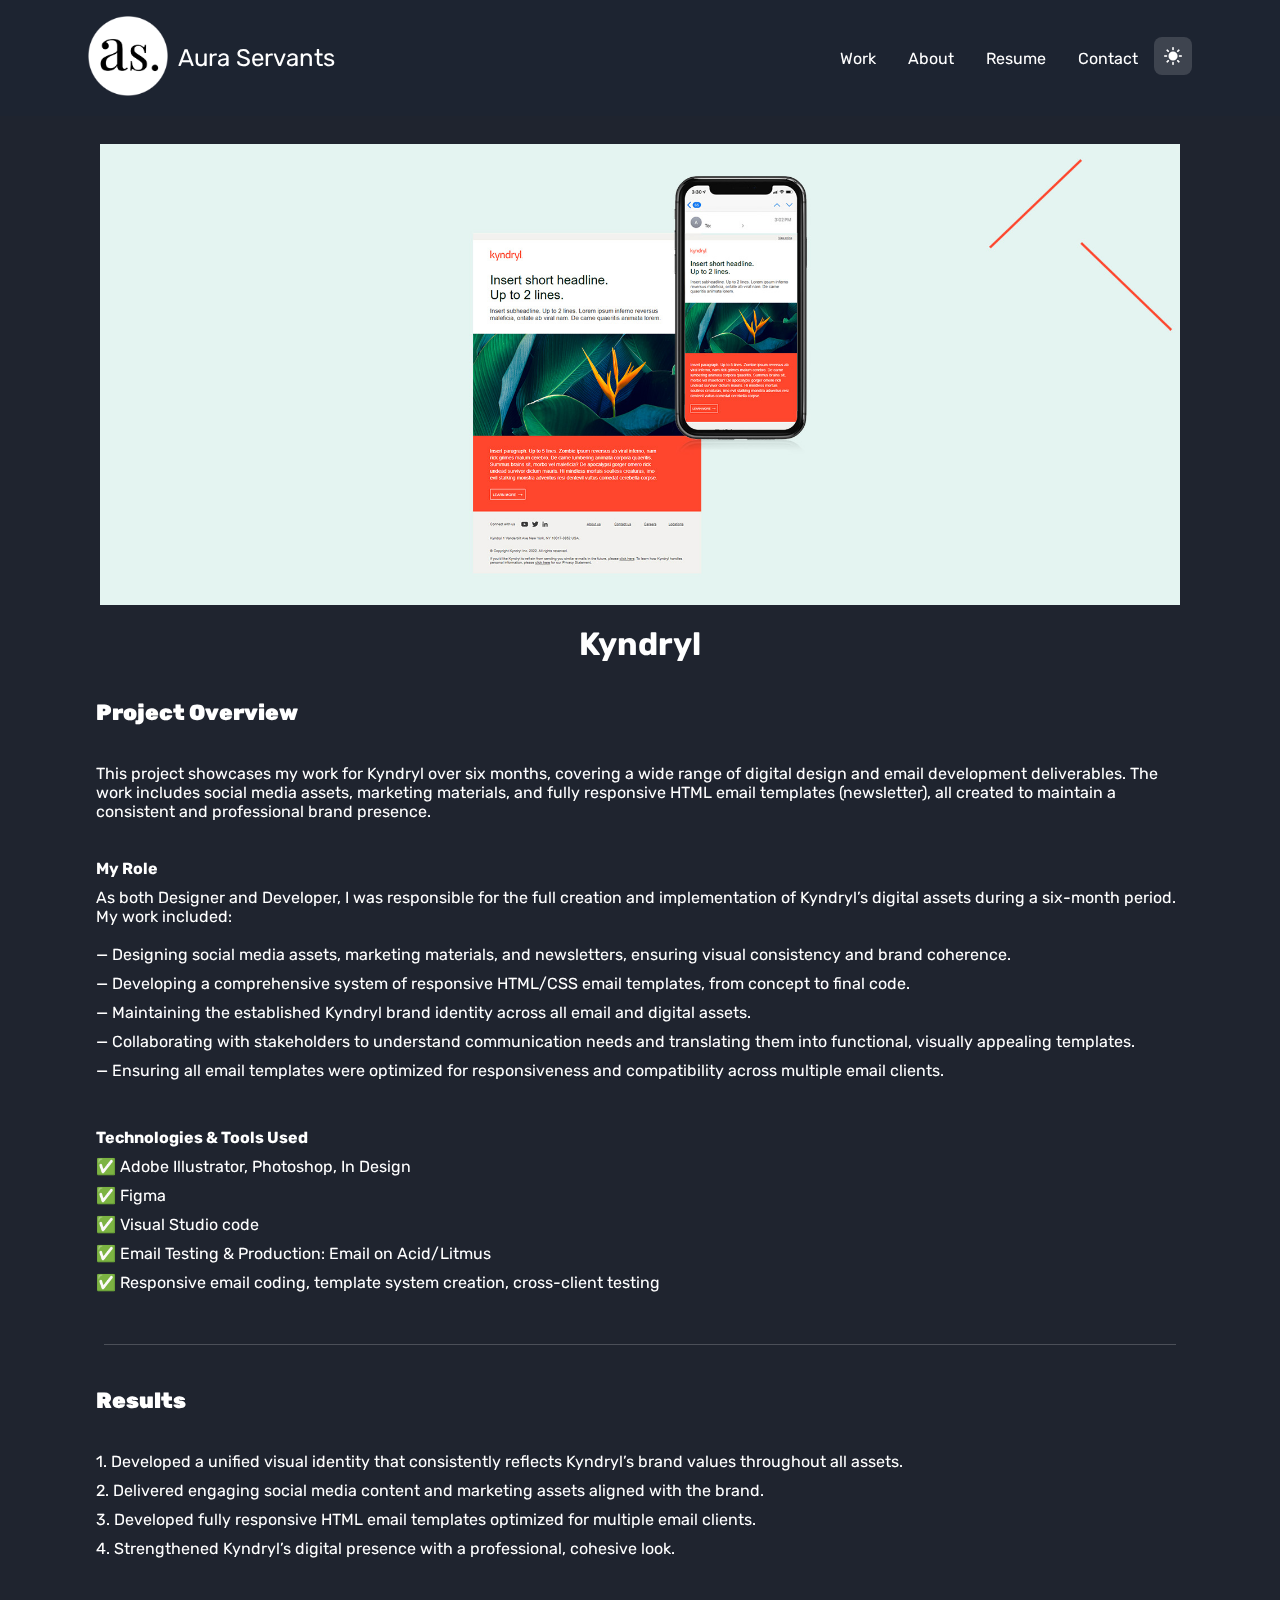
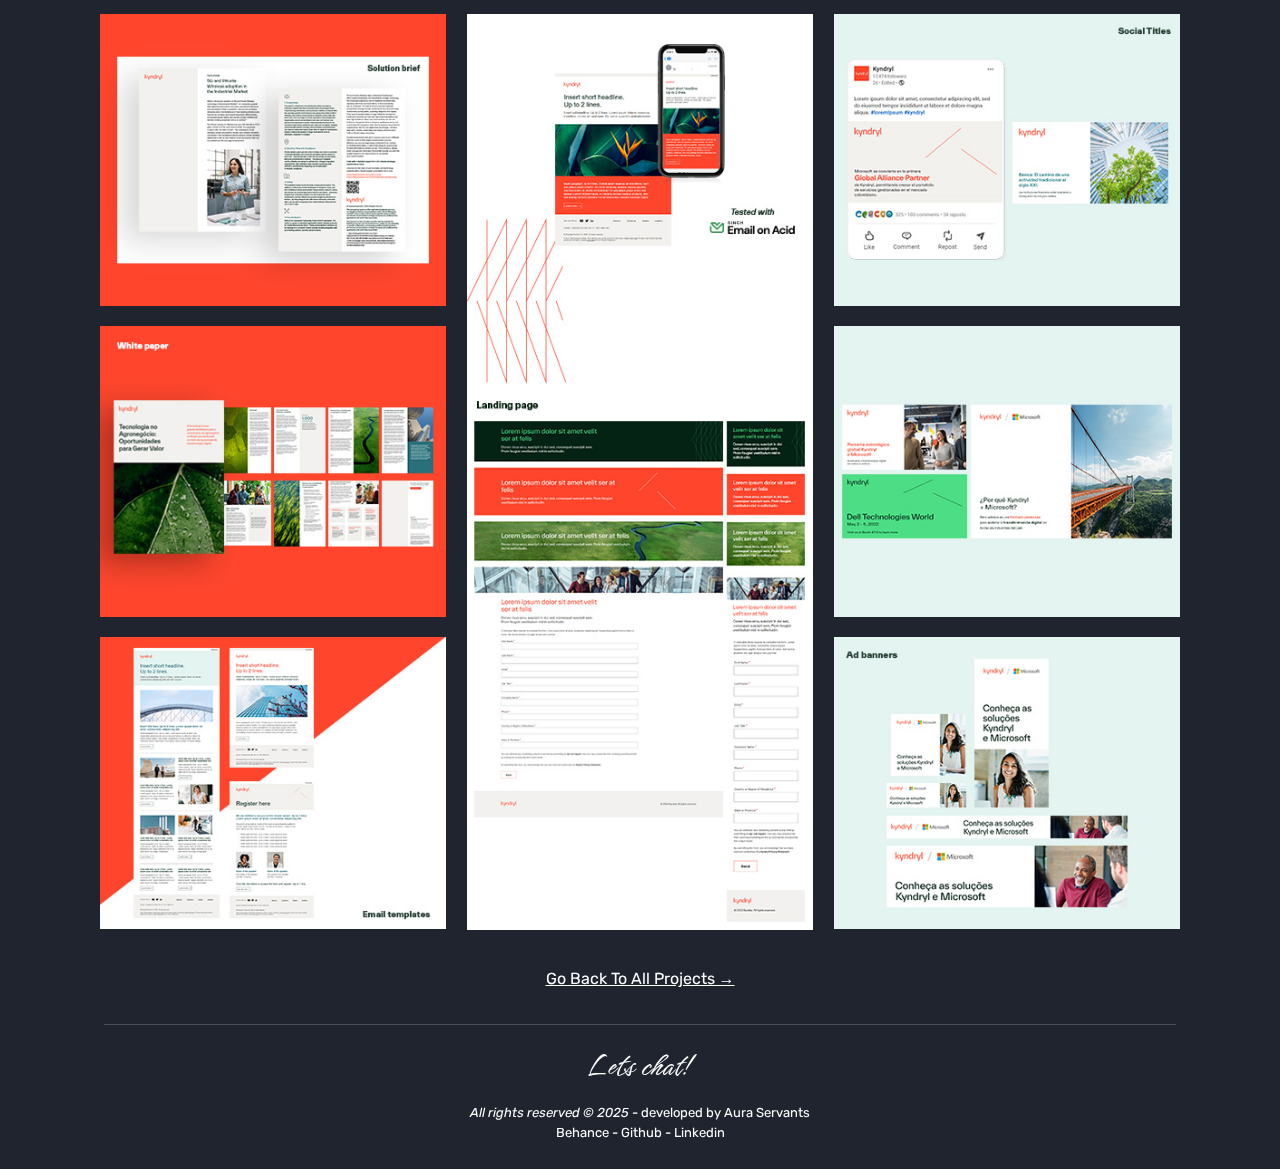
<file: kyndryl.html>
<!DOCTYPE html>
<html lang="en">

<head>
        <meta charset="UTF-8" />
        <meta http-equiv="X-UA-Compatible" content="IE=edge" />
        <meta name="viewport" content="width=device-width, initial-scale=1.0" />
        <title>Aura Servants</title>
        <link rel="icon" type="image/x-icon" href="/images/logo-auraservants-whitemode.png">
        <link rel="stylesheet" href="style.css" />
        <link rel="preconnect" href="https://fonts.googleapis.com" />
        <link rel="preconnect" href="https://fonts.gstatic.com" crossorigin />
        <link href="https://fonts.googleapis.com/css2?family=Rubik:ital,wght@0,300;0,400;0,500;0,600;0,700;0,800;0,900;1,300;1,400;1,500;1,600;1,700;1,800;1,900&display=swap" rel="stylesheet" />
        <link href="https://fonts.googleapis.com/icon?family=Material+Icons" rel="stylesheet" />
        <!-- <link rel="preconnect" href="https://fonts.googleapis.com">
        <link rel="preconnect" href="https://fonts.gstatic.com" crossorigin> -->
        <link href="https://fonts.googleapis.com/css2?family=Rubik:ital,wght@0,300;0,400;0,500;0,600;0,700;0,800;0,900;1,300;1,400;1,500;1,600;1,700;1,800;1,900&family=Work+Sans:ital,wght@0,100;0,200;0,300;0,400;0,500;0,600;0,700;0,800;0,900;1,100;1,200;1,300;1,400;1,500;1,600;1,700;1,800;1,900&display=swap" rel="stylesheet">
        <link href="https://fonts.googleapis.com/css2?family=Hurricane&display=swap" rel="stylesheet">
    </head>
<body>

    <div class="container">
        <header class="header-container">
            <nav class="menu wrapper">
                <div class="logo">
                    <a href="./"><img src="/images/logo-auraservants-darkmode.png" alt="logo" class="logo-img" /></a><span class="text">Aura Servants</span>
                </div>
                <ul>
                    <li><a href="./">Work</a></li>
                    <li><a href="/about.html">About</a></li>
                    <li><a href="https://drive.google.com/file/d/1a1sRwTC8sV3IHq1-NT9o67ITvPV6NSlV/view?usp=sharing" target="_blank">Resume</a></li>
                    <li><a href="mailto:auraservants@gmail.com">Contact</a></li>
                    <li><img src="/images/sun (1).png" alt="sun icon" class="icon" id="icon"></li>
                </ul>
            </nav>
        </header>

        <div class="main-container wrapper">
            
            <div class="work3-images">
                <img class="work3-images1" src="images/kyndryl-1.jpg" alt="website healingvibes">
            </div>



            <h1 style="padding-top: 20px; text-align: center; color: var(--primary-color);">Kyndryl</h1>
            <div class="work3-about">
                <p class="work3-text">
                    <h4 style="text-align: left; font-size: 22px;"><b>Project Overview</b></h4>
                    <br><br>
                    This project showcases my work for Kyndryl over six months, covering a wide range of digital design and email development deliverables. The work includes social media assets, marketing materials, and fully responsive HTML email templates (newsletter), all created to maintain a consistent and professional brand presence.
                </p>
                <br><br>
                <p class="work3-text"><b>My Role</b></p>
                <p> As both Designer and Developer, I was responsible for the full creation and implementation of Kyndryl’s digital assets during a six-month period. My work included:</p> 
                <br>
                <p class="work3-text">— Designing social media assets, marketing materials, and newsletters, ensuring visual consistency and brand coherence.</p>
                <p class="work3-text">— Developing a comprehensive system of responsive HTML/CSS email templates, from concept to final code.</p>
                <p class="work3-text">— Maintaining the established Kyndryl brand identity across all email and digital assets.</p>
                <p class="work3-text">— Collaborating with stakeholders to understand communication needs and translating them into functional, visually appealing templates.</p>
                <p class="work3-text">— Ensuring all email templates were optimized for responsiveness and compatibility across multiple email clients.</p>
                <br><br>
                <p class="work3-text"><b>Technologies & Tools Used</b></p>
                <p class="work3-text">✅ Adobe Illustrator, Photoshop, In Design</p>
                <p class="work3-text">✅ Figma</p>
                <p class="work3-text">✅ Visual Studio code</p>
                <p class="work3-text">✅ Email Testing & Production: Email on Acid/Litmus</p>
                <p class="work3-text">✅ Responsive email coding, template system creation, cross-client testing</p>

                
            </div>
            <hr class="divider">
            <div class="work3-about">
                <p>
                    <h4 style="text-align: left; font-size: 22px;"><b>Results</b></h4>
                    <br><br>
                    <p class="work3-text">
                        1. Developed a unified visual identity that consistently reflects Kyndryl’s brand values throughout all assets.
                    </p>
                    <p class="work3-text">
                        2. Delivered engaging social media content and marketing assets aligned with the brand.
                    </p>
                    <p class="work3-text">
                        3. Developed fully responsive HTML email templates optimized for multiple email clients.
                    </p>
                    <p class="work3-text">
                        4. Strengthened Kyndryl’s digital presence with a professional, cohesive look.
                    </p>                 
                </p>
            </div>

<!-- gallery -->
            <div class="album">
                <div class="responsive-container-block bg">
                <div class="responsive-container-block img-cont">
                    <img class="img" src="images/kyndryl-3.jpg">
                    <img class="img" src="images/kyndryl-4.jpg">
                    <img class="img img-last" src="images/kyndryl-5.jpg">
                </div>
                <div class="responsive-container-block img-cont">
                    <img class="img img-big" src="images/kyndryl-2.jpg">
                    <!-- <img class="img img-big img-last" src="images/marginal-4.jpg"> -->
                </div>
                <div class="responsive-container-block img-cont">
                    <img class="img" src="images/kyndryl-6.jpg">
                    <img class="img" src="images/kyndryl-7.jpg">
                    <img class="img" src="images/kyndryl-8.jpg">
                </div>
                </div>
            </div>
<!-- end gallery -->


            <!-- go back button -->
            <a href="/" style="text-decoration: underline; color: var(--primary-color);">
                <p style="text-align: center; color: var(--primary-color); padding-bottom: 20px;">Go Back To All Projects →</p>
            </a>
            <!-- end go back button -->            
            <footer>
                <hr class="divider">
                <div class="legal">
                    <span class="hurricane-regular">Lets chat!</span>
                    <h4 class="text-legal"><i>All rights reserved © 2025</i> - developed by Aura Servants</h4>
                </div>
                <div class="links">
                    <a class="footer-links" href="https://www.behance.net/auraservants" target="_blank">Behance</a> - <a class="footer-links" href="https://github.com/auraservants" target="_blank">Github</a> - <a class="footer-links" href="https://www.linkedin.com/in/auraservants/" target="_blank">Linkedin</a>
                </div>
            </footer>

        </div>
    </div>

<script src="theme.js"></script>
</body>
</html>
</file>
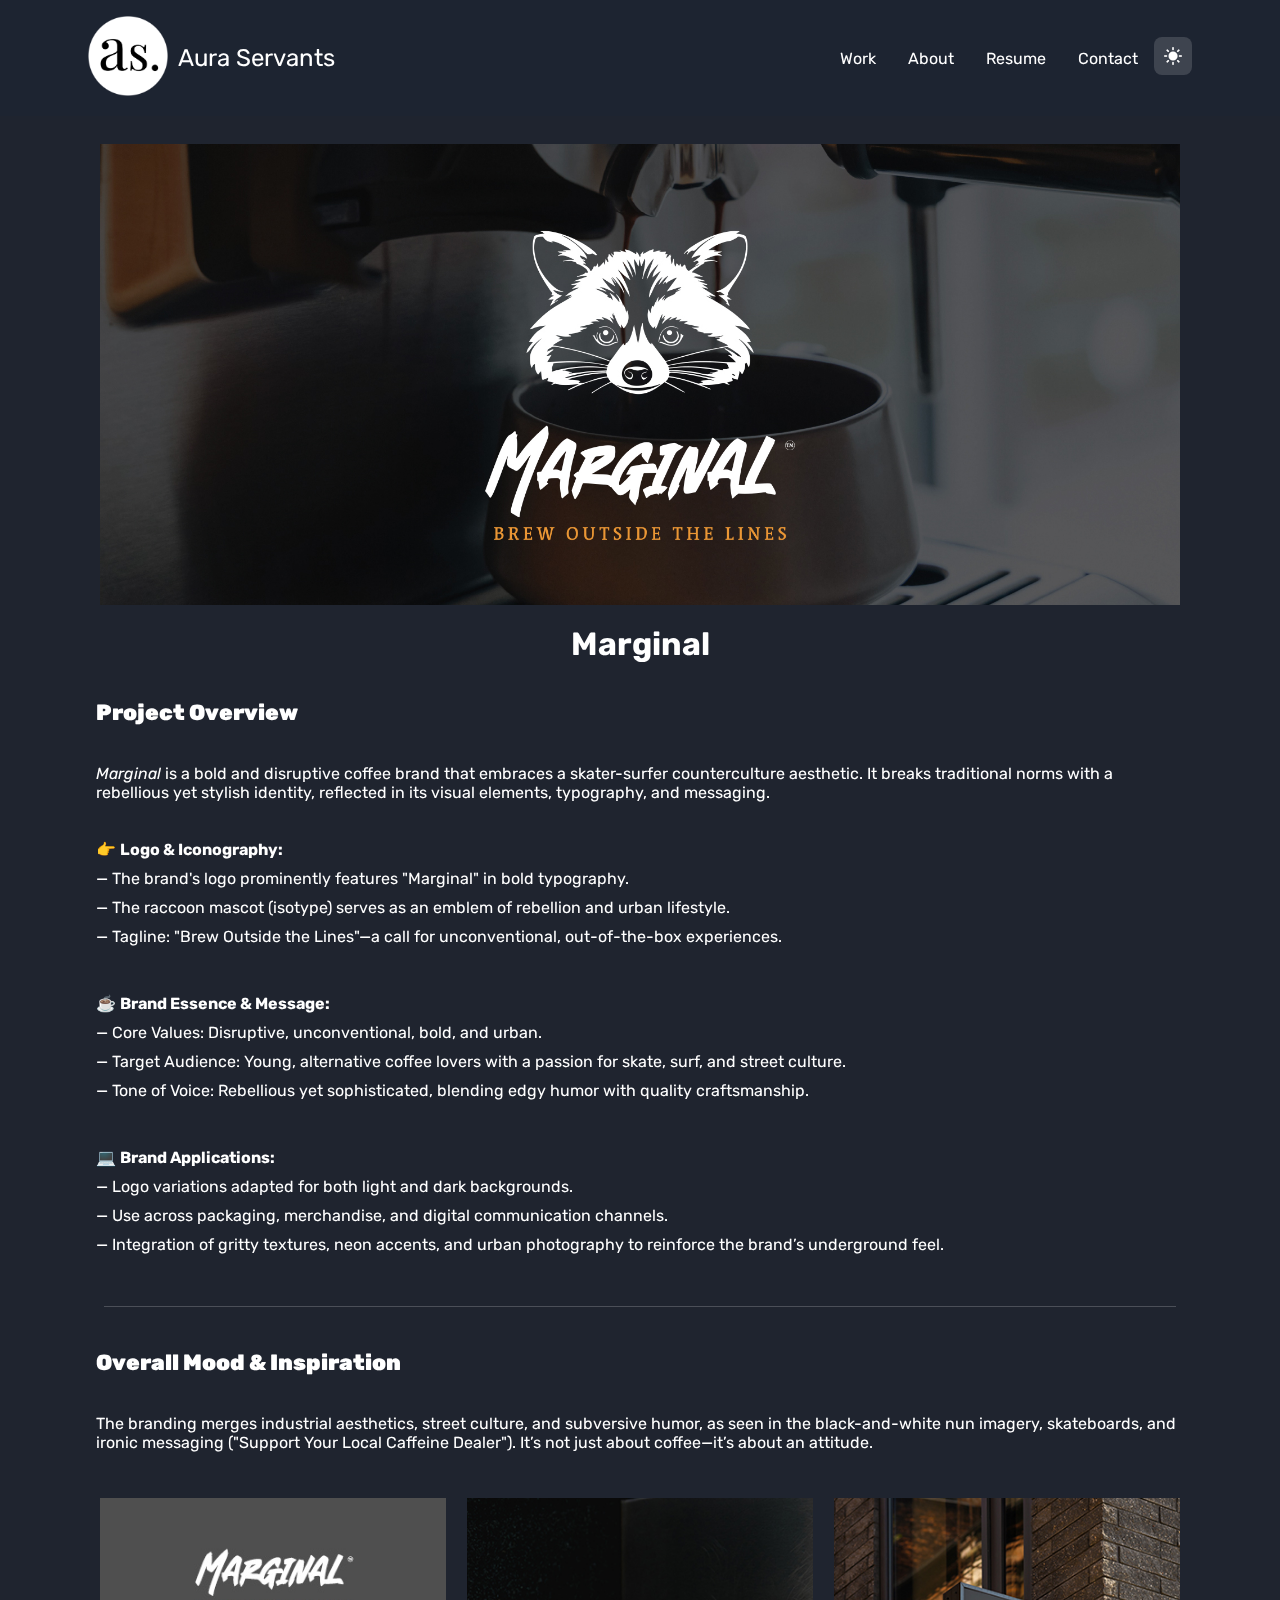
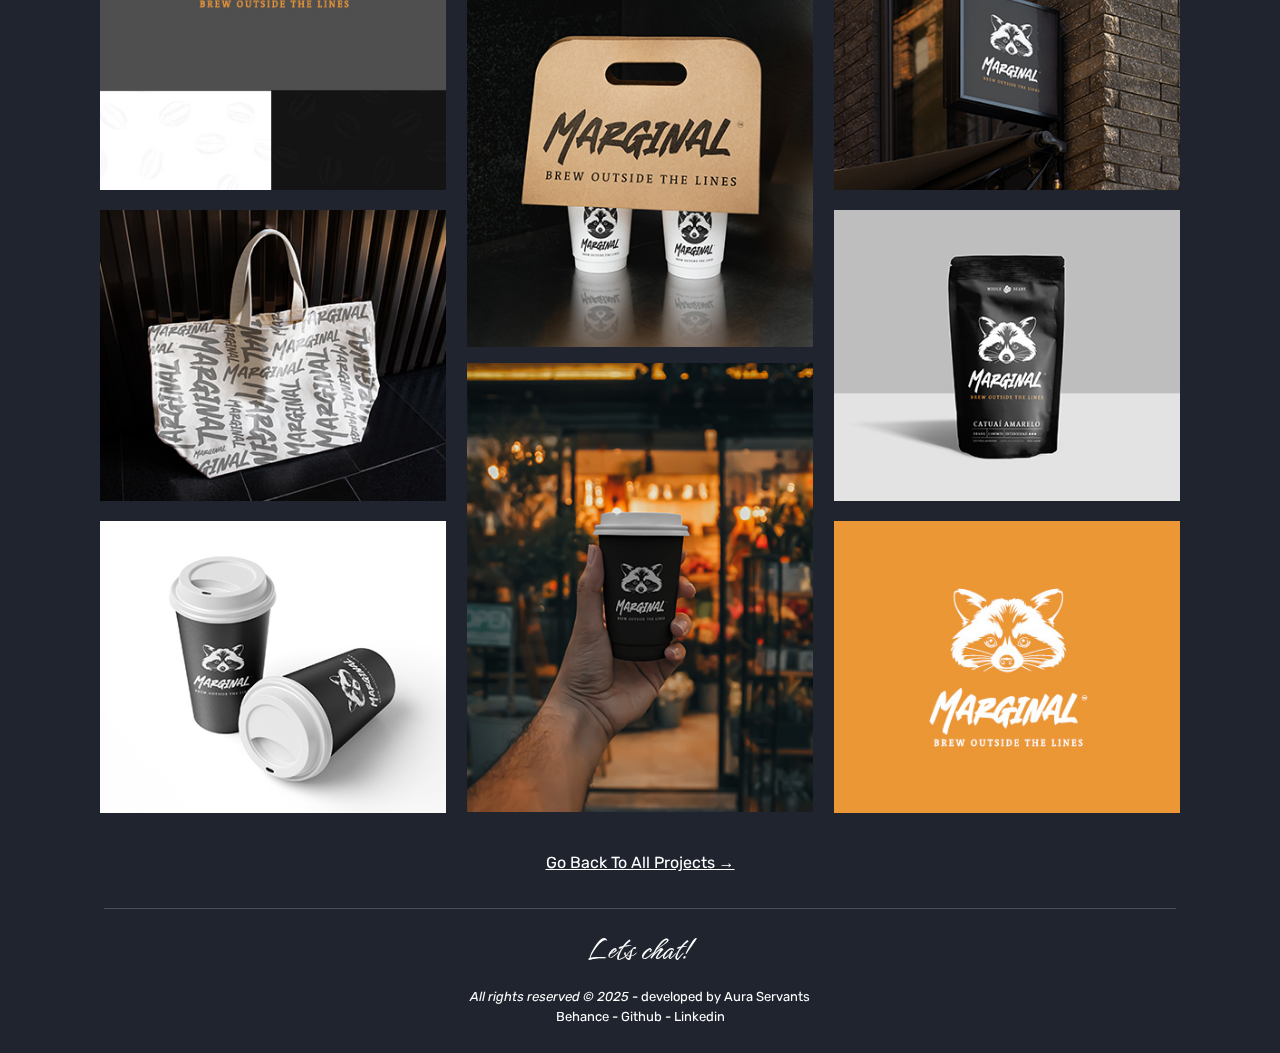
<file: marginal.html>
<!DOCTYPE html>
<html lang="en">

<head>
    <meta charset="UTF-8" />
    <meta http-equiv="X-UA-Compatible" content="IE=edge" />
    <meta name="viewport" content="width=device-width, initial-scale=1.0" />
    <title>Aura Servants</title>
    <link rel="icon" type="image/x-icon" href="/images/logo-auraservants-whitemode.png">
    <link rel="stylesheet" href="style.css" />
    <link rel="preconnect" href="https://fonts.googleapis.com" />
    <link rel="preconnect" href="https://fonts.gstatic.com" crossorigin />
    <link href="https://fonts.googleapis.com/css2?family=Rubik:ital,wght@0,300;0,400;0,500;0,600;0,700;0,800;0,900;1,300;1,400;1,500;1,600;1,700;1,800;1,900&display=swap" rel="stylesheet" />
    <link href="https://fonts.googleapis.com/icon?family=Material+Icons" rel="stylesheet" />
    <!-- <link rel="preconnect" href="https://fonts.googleapis.com">
    <link rel="preconnect" href="https://fonts.gstatic.com" crossorigin> -->
    <link href="https://fonts.googleapis.com/css2?family=Rubik:ital,wght@0,300;0,400;0,500;0,600;0,700;0,800;0,900;1,300;1,400;1,500;1,600;1,700;1,800;1,900&family=Work+Sans:ital,wght@0,100;0,200;0,300;0,400;0,500;0,600;0,700;0,800;0,900;1,100;1,200;1,300;1,400;1,500;1,600;1,700;1,800;1,900&display=swap" rel="stylesheet">
    <!-- <link rel="preconnect" href="https://fonts.googleapis.com">
    <link rel="preconnect" href="https://fonts.gstatic.com" crossorigin> -->
    <link href="https://fonts.googleapis.com/css2?family=Hurricane&display=swap" rel="stylesheet">
</head>


<body>
    <div class="container">
        <header class="header-container">
            <nav class="menu wrapper">
                <div class="logo">
                    <a href="./"><img src="/images/logo-auraservants-darkmode.png" alt="logo" class="logo-img" /></a><span class="text">Aura Servants</span>
                </div>
                <ul>
                    <li><a href="./">Work</a></li>
                    <li><a href="/about.html">About</a></li>
                    <li><a href="https://drive.google.com/file/d/1a1sRwTC8sV3IHq1-NT9o67ITvPV6NSlV/view?usp=sharing" target="_blank">Resume</a></li>
                    <li><a href="mailto:auraservants@gmail.com">Contact</a></li>
                    <li><img src="/images/sun (1).png" alt="sun icon" class="icon" id="icon"></li>
                </ul>
            </nav>
        </header>

        <div class="main-container wrapper">
            
            <div class="work3-images">
                <img class="work3-images1" src="images/marginal-1.jpg" alt="coffee bag">
            </div>



            <h1 style="padding-top: 20px; text-align: center; color: var(--primary-color);">Marginal</h1>
            <div class="work3-about">
                <p class="work3-text">
                    <h4 style="text-align: left; font-size: 22px;"><b>Project Overview</b></h4>
                    <br><br>
                    <i>Marginal</i> is a bold and disruptive coffee brand that embraces a skater-surfer counterculture aesthetic. It breaks traditional norms with a rebellious yet stylish identity, reflected in its visual elements, typography, and messaging.
                </p>
                <br><br>
                <p class="work3-text">
                    &#128073; <b>Logo & Iconography:</b>
                </p>
                <p class="work3-text">— The brand's logo prominently features "Marginal" in bold typography.</p>
                <p class="work3-text">— The raccoon mascot (isotype) serves as an emblem of rebellion and urban lifestyle.</p>
                <p class="work3-text">— Tagline: "Brew Outside the Lines"—a call for unconventional, out-of-the-box experiences.</p>
                <br><br>
                <p class="work3-text">
                    &#9749; <b>Brand Essence & Message:</b>
                </p>
                <p class="work3-text">— Core Values: Disruptive, unconventional, bold, and urban.</p>
                <p class="work3-text">— Target Audience: Young, alternative coffee lovers with a passion for skate, surf, and street culture.</p>
                <p class="work3-text">— Tone of Voice: Rebellious yet sophisticated, blending edgy humor with quality craftsmanship.</p>
                <br><br>
                <p class="work3-text">
                    &#128187; <b>Brand Applications:</b>
                </p>
                <p class="work3-text">— Logo variations adapted for both light and dark backgrounds.</p>
                <p class="work3-text">— Use across packaging, merchandise, and digital communication channels.</p>
                <p class="work3-text">— Integration of gritty textures, neon accents, and urban photography to reinforce the brand’s underground feel.</p>
            </div>
            <hr class="divider">
            <div class="work3-about">
                <p>
                    <h4 style="text-align: left; font-size: 22px;"><b>Overall Mood & Inspiration</b></h4>
                    <br><br>
                    The branding merges industrial aesthetics, street culture, and subversive humor, as seen in the black-and-white nun imagery, skateboards, and ironic messaging ("Support Your Local Caffeine Dealer"). It’s not just about coffee—it’s about an attitude.
                </p>
            </div>

<!-- gallery -->
            <div class="album">
                <div class="responsive-container-block bg">
                <div class="responsive-container-block img-cont">
                    <img class="img" src="images/marginal-8.jpg">
                    <img class="img" src="images/marginal-6.jpg">
                    <img class="img img-last" src="images/marginal-7.jpg">
                </div>
                <div class="responsive-container-block img-cont">
                    <img class="img img-big" src="images/marginal-2.jpg">
                    <img class="img img-big img-last" src="images/marginal-4.jpg">
                </div>
                <div class="responsive-container-block img-cont">
                    <img class="img" src="images/marginal-3.jpg">
                    <img class="img" src="images/marginal-5.jpg">
                    <img class="img" src="images/marginal-9.jpg">
                </div>
                </div>
            </div>
<!-- end gallery -->


<!-- go back button -->
            <a href="/" style="text-decoration: underline; color: var(--primary-color);">
                <p style="text-align: center; color: var(--primary-color); padding-bottom: 20px;">Go Back To All Projects →</p>
            </a>
<!-- end go back button -->            
            <footer>
                <hr class="divider">
                <div class="legal">
                    <span class="hurricane-regular">Lets chat!</span>
                    <h4 class="text-legal"><i>All rights reserved © 2025</i> - developed by Aura Servants</h4>
                </div>
                <div class="links">
                    <a class="footer-links" href="https://www.behance.net/auraservants" target="_blank">Behance</a> - <a class="footer-links" href="https://github.com/auraservants" target="_blank">Github</a> - <a class="footer-links" href="https://www.linkedin.com/in/auraservants/" target="_blank">Linkedin</a>
                </div>
            </footer>

        </div>
    </div>

    <script>
        var icon = document.getElementById("icon");
        icon.onclick = function() {
            document.body.classList.toggle("light-theme");
            if (document.body.classList.contains("light-theme")) {
                icon.src = "/images/moon.png";
            } else {
                icon.src = "/images/sun (1).png"
            }
        }
    </script>
</body>

</html>
</file>
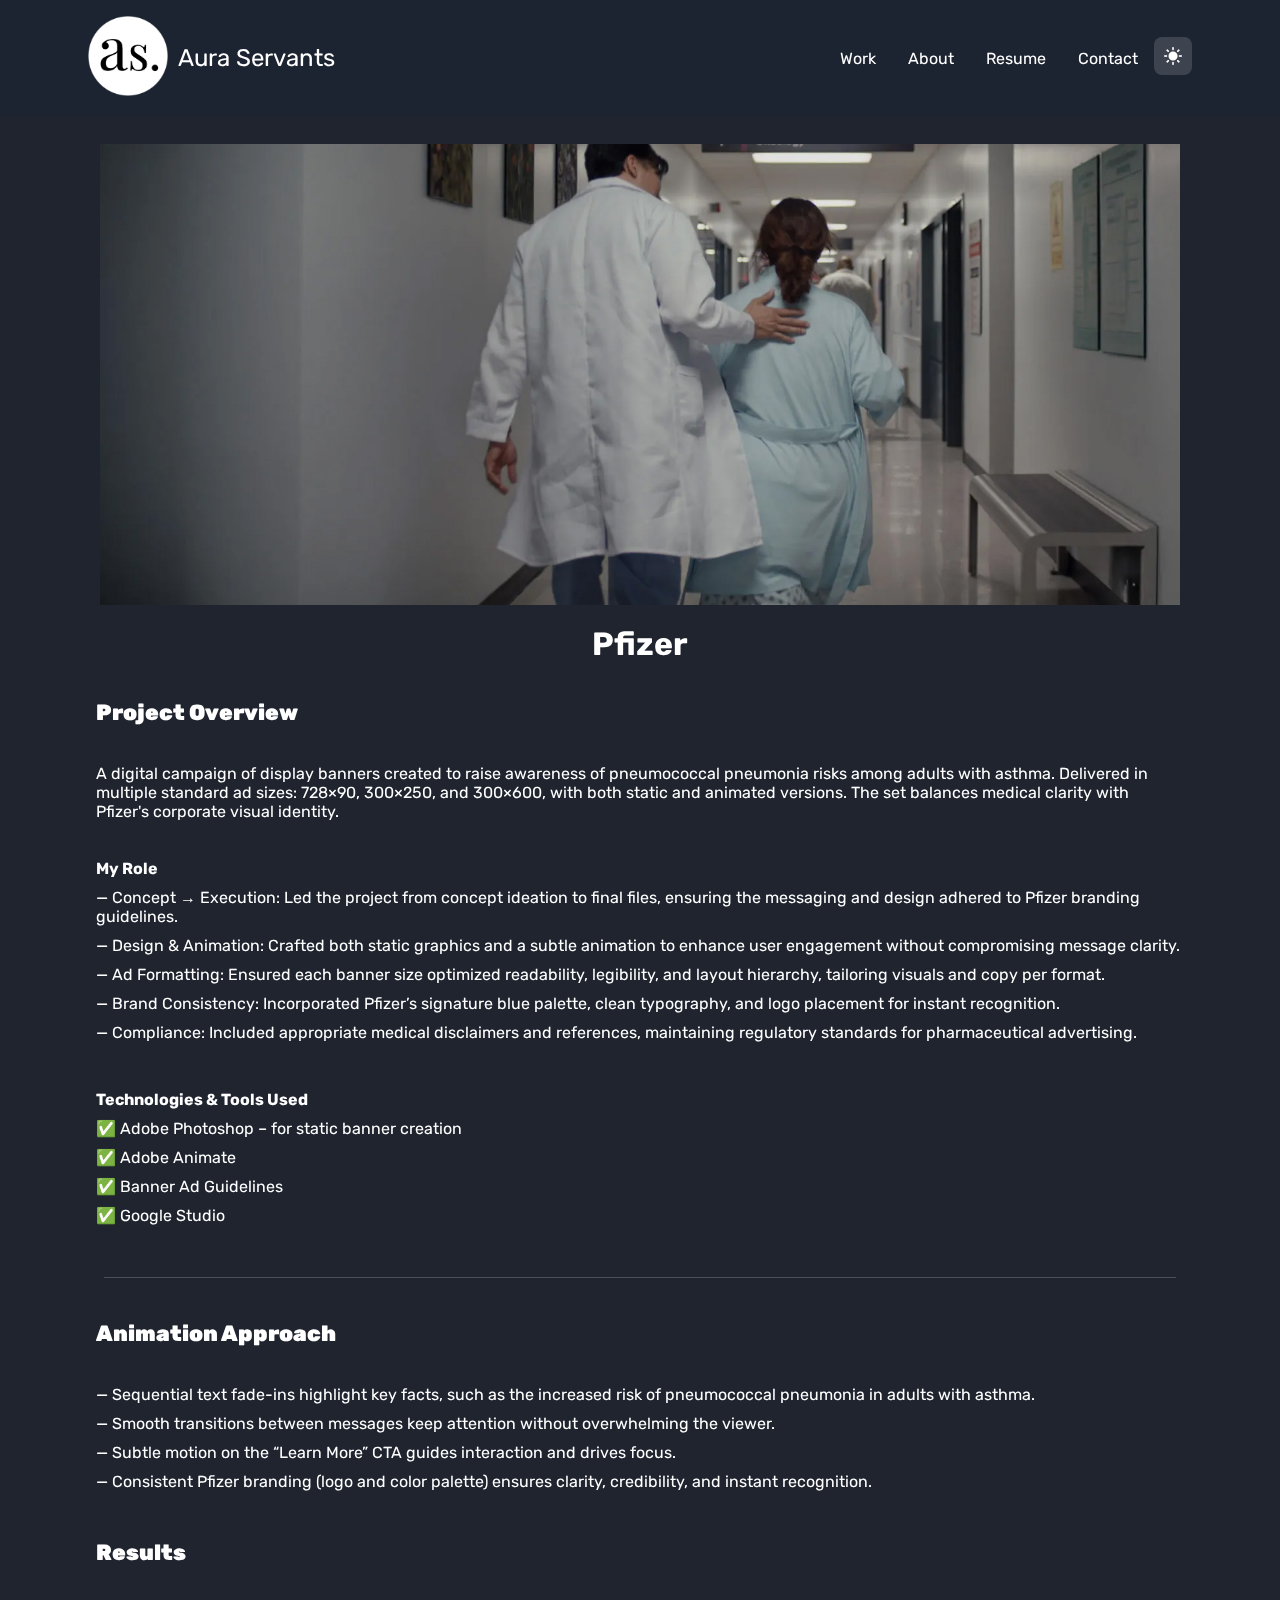
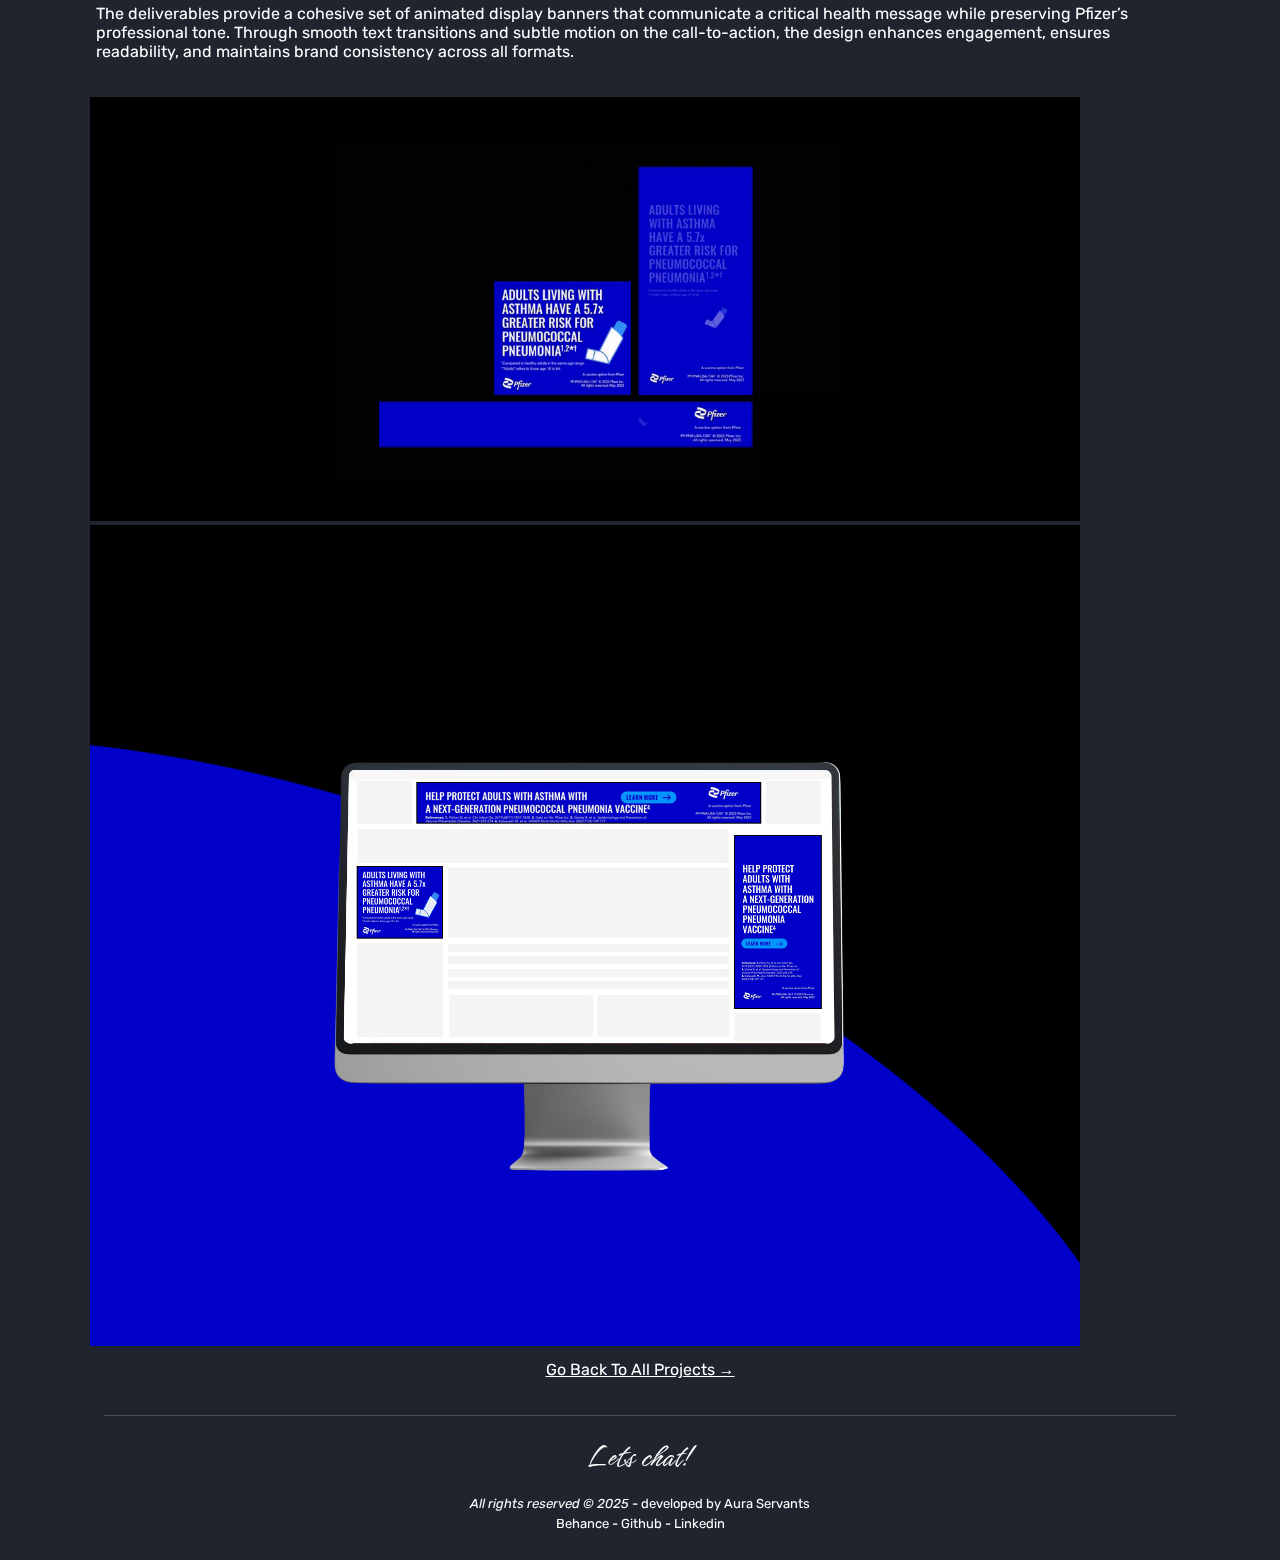
<file: pfizer.html>
<!DOCTYPE html>
<html lang="en">

<head>
        <meta charset="UTF-8" />
        <meta http-equiv="X-UA-Compatible" content="IE=edge" />
        <meta name="viewport" content="width=device-width, initial-scale=1.0" />
        <title>Aura Servants</title>
        <link rel="icon" type="image/x-icon" href="/images/logo-auraservants-whitemode.png">
        <link rel="stylesheet" href="style.css" />
        <link rel="preconnect" href="https://fonts.googleapis.com" />
        <link rel="preconnect" href="https://fonts.gstatic.com" crossorigin />
        <link href="https://fonts.googleapis.com/css2?family=Rubik:ital,wght@0,300;0,400;0,500;0,600;0,700;0,800;0,900;1,300;1,400;1,500;1,600;1,700;1,800;1,900&display=swap" rel="stylesheet" />
        <link href="https://fonts.googleapis.com/icon?family=Material+Icons" rel="stylesheet" />
        <!-- <link rel="preconnect" href="https://fonts.googleapis.com">
        <link rel="preconnect" href="https://fonts.gstatic.com" crossorigin> -->
        <link href="https://fonts.googleapis.com/css2?family=Rubik:ital,wght@0,300;0,400;0,500;0,600;0,700;0,800;0,900;1,300;1,400;1,500;1,600;1,700;1,800;1,900&family=Work+Sans:ital,wght@0,100;0,200;0,300;0,400;0,500;0,600;0,700;0,800;0,900;1,100;1,200;1,300;1,400;1,500;1,600;1,700;1,800;1,900&display=swap" rel="stylesheet">
        <link href="https://fonts.googleapis.com/css2?family=Hurricane&display=swap" rel="stylesheet">
    </head>
<body>

    <div class="container">
        <header class="header-container">
            <nav class="menu wrapper">
                <div class="logo">
                    <a href="./"><img src="/images/logo-auraservants-darkmode.png" alt="logo" class="logo-img" /></a><span class="text">Aura Servants</span>
                </div>
                <ul>
                    <li><a href="./">Work</a></li>
                    <li><a href="/about.html">About</a></li>
                    <li><a href="https://drive.google.com/file/d/1a1sRwTC8sV3IHq1-NT9o67ITvPV6NSlV/view?usp=sharing" target="_blank">Resume</a></li>
                    <li><a href="mailto:auraservants@gmail.com">Contact</a></li>
                    <li><img src="/images/sun (1).png" alt="sun icon" class="icon" id="icon"></li>
                </ul>
            </nav>
        </header>

        <div class="main-container wrapper">
            
            <div class="work3-images">
                <img class="work3-images1" src="images/pfizerproject-1.jpg" alt="website healingvibes">
            </div>



            <h1 style="padding-top: 20px; text-align: center; color: var(--primary-color);">Pfizer</h1>
            <div class="work3-about">
                <p class="work3-text">
                    <h4 style="text-align: left; font-size: 22px;"><b>Project Overview</b></h4>
                    <br><br>
                    A digital campaign of display banners created to raise awareness of pneumococcal pneumonia risks among adults with asthma. Delivered in multiple standard ad sizes: 728×90, 300×250, and 300×600, with both static and animated versions. The set balances medical clarity with Pfizer's corporate visual identity.
                </p>
                <br><br>
                <p class="work3-text"><b>My Role</b></p>
                <p class="work3-text">— Concept → Execution: Led the project from concept ideation to final files, ensuring the messaging and design adhered to Pfizer branding guidelines.</p> 
                <p class="work3-text">— Design & Animation: Crafted both static graphics and a subtle animation to enhance user engagement without compromising message clarity.</p>
                <p class="work3-text">— Ad Formatting: Ensured each banner size optimized readability, legibility, and layout hierarchy, tailoring visuals and copy per format.</p>
                <p class="work3-text">— Brand Consistency: Incorporated Pfizer’s signature blue palette, clean typography, and logo placement for instant recognition.</p>
                <p class="work3-text">— Compliance: Included appropriate medical disclaimers and references, maintaining regulatory standards for pharmaceutical advertising.</p>
                <br><br>
                <p class="work3-text"><b>Technologies & Tools Used</b></p>
                <p class="work3-text">✅ Adobe Photoshop – for static banner creation</p>
                <p class="work3-text">✅ Adobe Animate</p>
                <p class="work3-text">✅ Banner Ad Guidelines</p>
                <p class="work3-text">✅ Google Studio</p>
                
            </div>
            <hr class="divider">
            <div class="work3-about">
                <p>
                    <h4 style="text-align: left; font-size: 22px;"><b>Animation Approach</b></h4>
                    <br><br>
                    <p class="work3-text">— Sequential text fade-ins highlight key facts, such as the increased risk of pneumococcal pneumonia in adults with asthma.</p>
                    <p class="work3-text">— Smooth transitions between messages keep attention without overwhelming the viewer.</p>  
                    <p class="work3-text">— Subtle motion on the “Learn More” CTA guides interaction and drives focus.</p> 
                    <p class="work3-text">— Consistent Pfizer branding (logo and color palette) ensures clarity, credibility, and instant recognition.</p> 
                </p>
                <br><br>
                <p>
                    <h4 style="text-align: left; font-size: 22px;"><b>Results</b></h4>
                    <br><br>
                    The deliverables provide a cohesive set of animated display banners that communicate a critical health message while preserving Pfizer’s professional tone. Through smooth text transitions and subtle motion on the call-to-action, the design enhances engagement, ensures readability, and maintains brand consistency across all formats.                
                </p>
            </div>

            <!-- gallery -->
            <div class="album">
                <div class="responsive-container-block bg">
                    <div>
                        <img class="img-centered" src="images/banners-gif.gif" alt="banners display gif" width="90%">
                    </div>
                    <div>                
                        <img class="img-centered" src="images/pfizerArtboard 2.jpg" alt="banners display img" width="90%">
                    </div>
                </div>
            </div>
            <!-- end gallery -->


            <!-- go back button -->
            <a href="/" style="text-decoration: underline; color: var(--primary-color);">
                <p style="text-align: center; color: var(--primary-color); padding-bottom: 20px;">Go Back To All Projects →</p>
            </a>
            <!-- end go back button -->            
            <footer>
                <hr class="divider">
                <div class="legal">
                    <span class="hurricane-regular">Lets chat!</span>
                    <h4 class="text-legal"><i>All rights reserved © 2025</i> - developed by Aura Servants</h4>
                </div>
                <div class="links">
                    <a class="footer-links" href="https://www.behance.net/auraservants" target="_blank">Behance</a> - <a class="footer-links" href="https://github.com/auraservants" target="_blank">Github</a> - <a class="footer-links" href="https://www.linkedin.com/in/auraservants/" target="_blank">Linkedin</a>
                </div>
            </footer>

        </div>
    </div>

<script src="theme.js"></script>
</body>
</html>
</file>
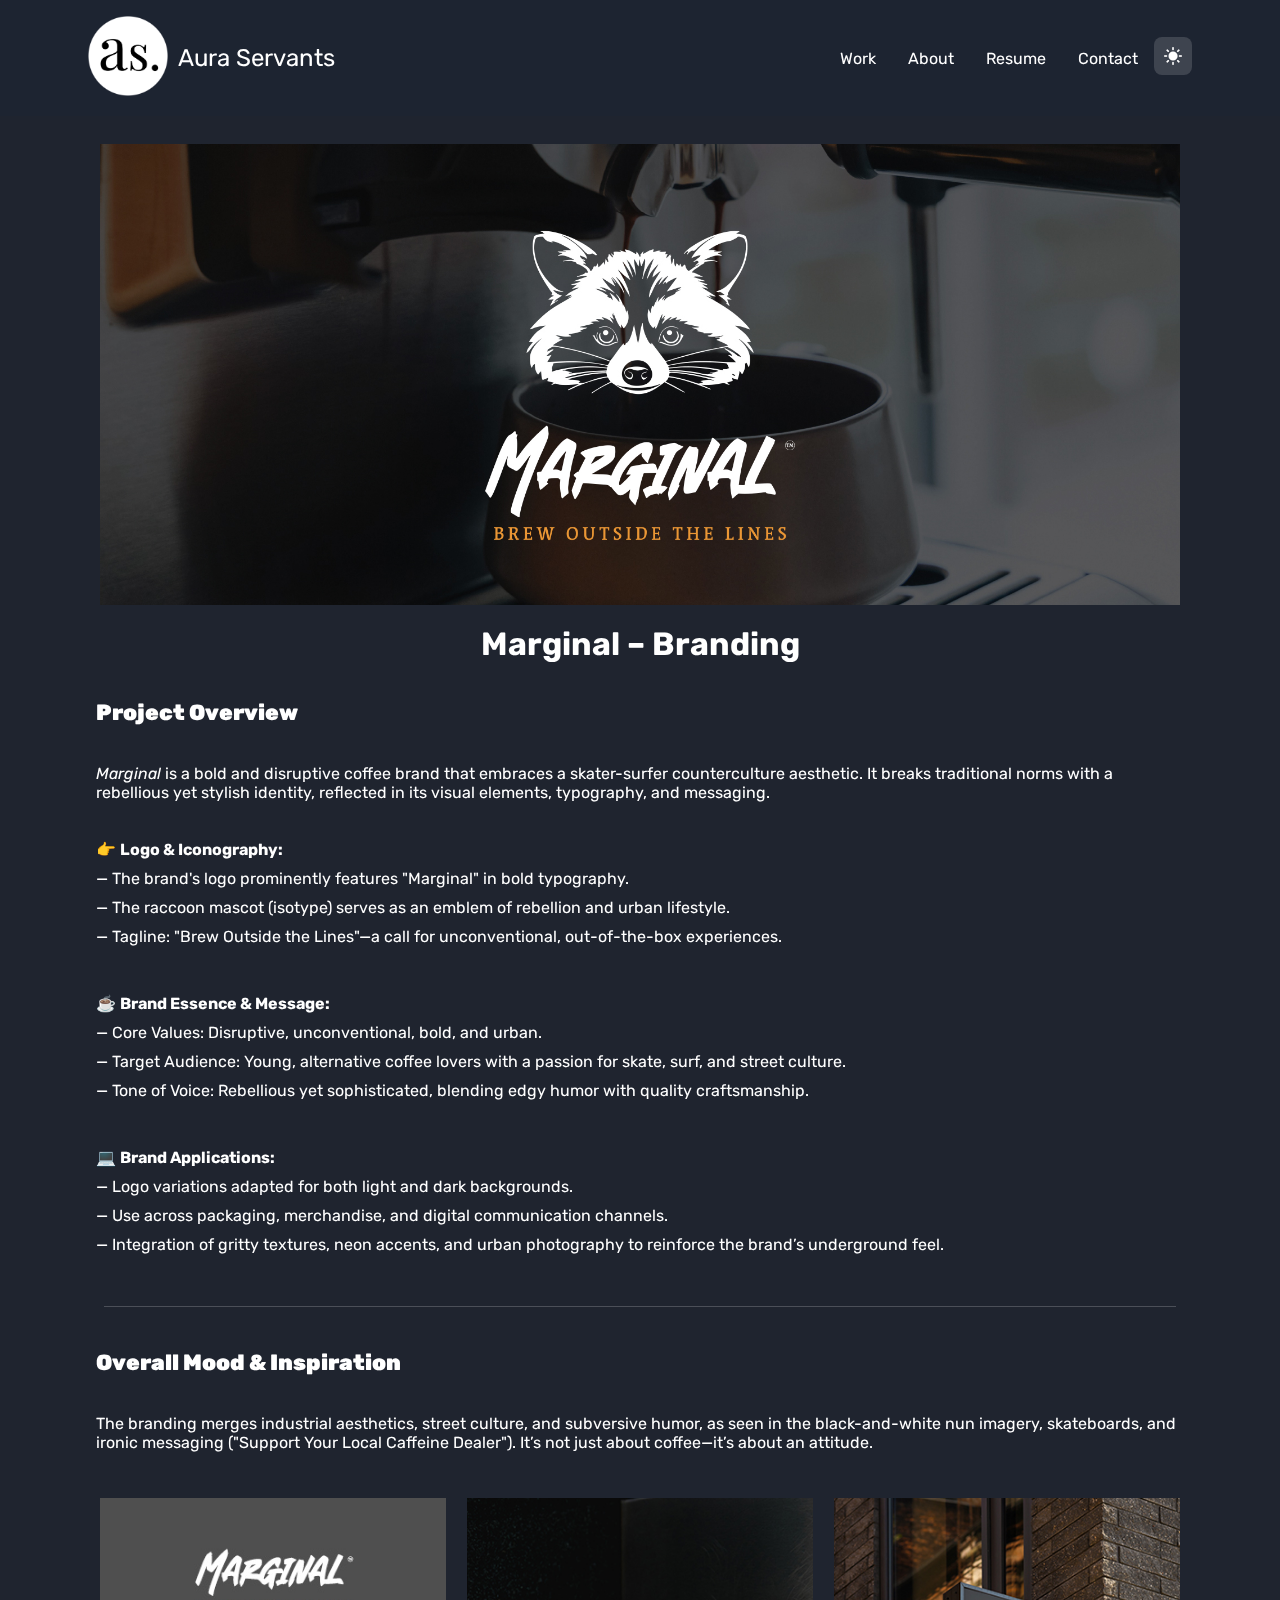
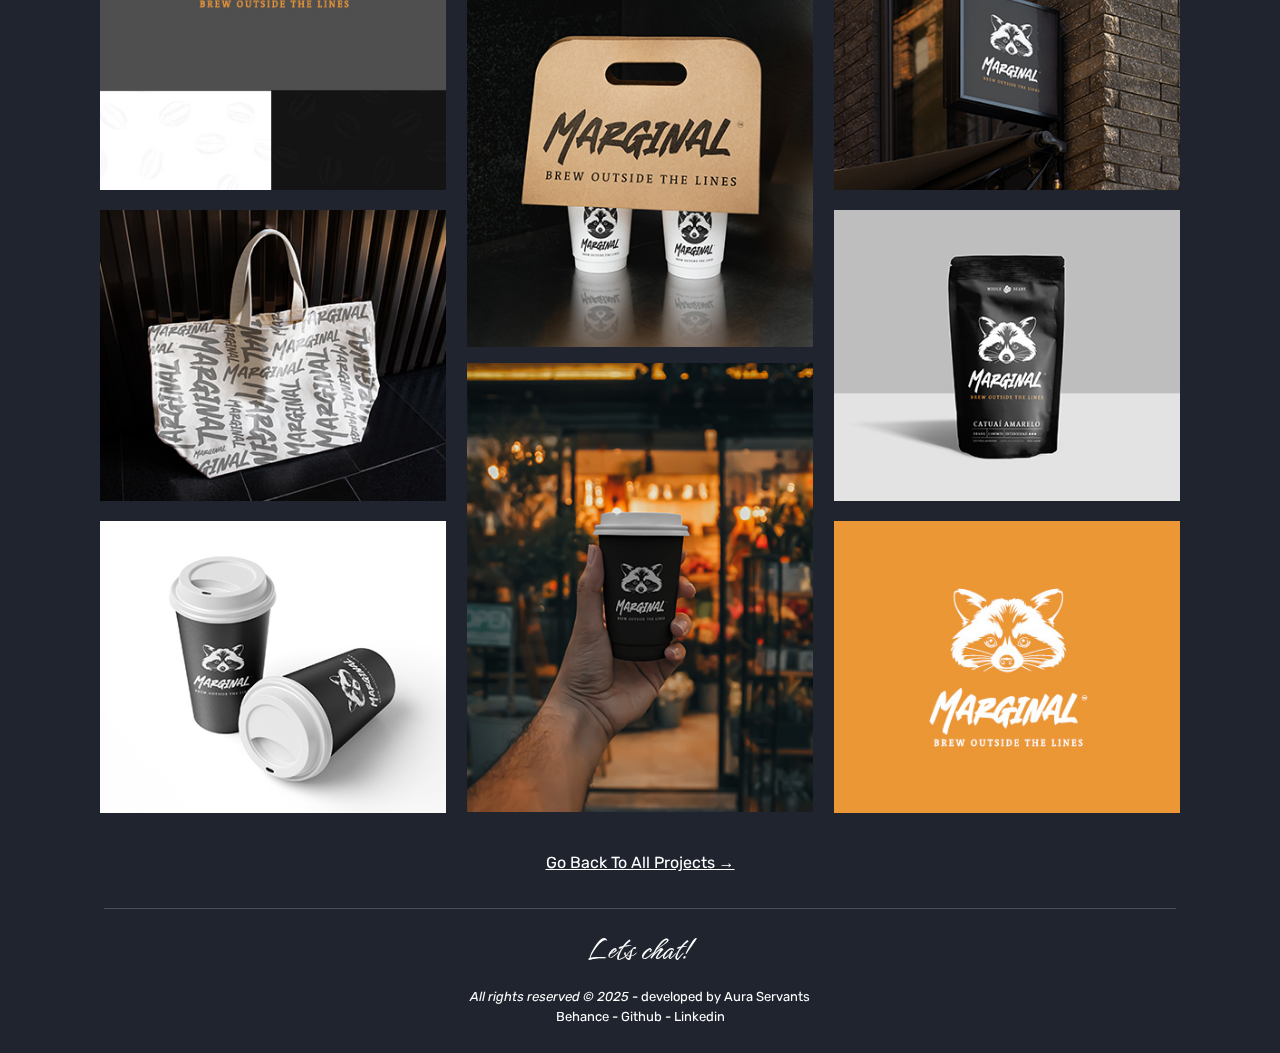
<file: work3.html>
<!DOCTYPE html>
<html lang="en">

<head>
    <meta charset="UTF-8" />
    <meta http-equiv="X-UA-Compatible" content="IE=edge" />
    <meta name="viewport" content="width=device-width, initial-scale=1.0" />
    <title>Aura Servants</title>
    <link rel="icon" type="image/x-icon" href="/images/logo-auraservants-whitemode.png">
    <link rel="stylesheet" href="style.css" />
    <link rel="preconnect" href="https://fonts.googleapis.com" />
    <link rel="preconnect" href="https://fonts.gstatic.com" crossorigin />
    <link href="https://fonts.googleapis.com/css2?family=Rubik:ital,wght@0,300;0,400;0,500;0,600;0,700;0,800;0,900;1,300;1,400;1,500;1,600;1,700;1,800;1,900&display=swap" rel="stylesheet" />
    <link href="https://fonts.googleapis.com/icon?family=Material+Icons" rel="stylesheet" />
    <!-- <link rel="preconnect" href="https://fonts.googleapis.com">
    <link rel="preconnect" href="https://fonts.gstatic.com" crossorigin> -->
    <link href="https://fonts.googleapis.com/css2?family=Rubik:ital,wght@0,300;0,400;0,500;0,600;0,700;0,800;0,900;1,300;1,400;1,500;1,600;1,700;1,800;1,900&family=Work+Sans:ital,wght@0,100;0,200;0,300;0,400;0,500;0,600;0,700;0,800;0,900;1,100;1,200;1,300;1,400;1,500;1,600;1,700;1,800;1,900&display=swap" rel="stylesheet">
    <!-- <link rel="preconnect" href="https://fonts.googleapis.com">
    <link rel="preconnect" href="https://fonts.gstatic.com" crossorigin> -->
    <link href="https://fonts.googleapis.com/css2?family=Hurricane&display=swap" rel="stylesheet">
</head>


<body>
    <div class="container">
        <header class="header-container">
            <nav class="menu wrapper">
                <div class="logo">
                    <a href="./"><img src="/images/logo-auraservants-darkmode.png" alt="logo" class="logo-img" /></a><span class="text">Aura Servants</span>
                </div>
                <ul>
                    <li><a href="./">Work</a></li>
                    <li><a href="/about.html">About</a></li>
                    <li><a href="https://drive.google.com/file/d/1a1sRwTC8sV3IHq1-NT9o67ITvPV6NSlV/view?usp=sharing" target="_blank">Resume</a></li>
                    <li><a href="mailto:auraservants@gmail.com">Contact</a></li>
                    <li><img src="/images/sun (1).png" alt="sun icon" class="icon" id="icon"></li>
                </ul>
            </nav>
        </header>

        <div class="main-container wrapper">
            
            <div class="work3-images">
                <img class="work3-images1" src="images/marginal-1.jpg" alt="coffee bag">
            </div>



            <h1 style="padding-top: 20px; text-align: center; color: var(--primary-color);">Marginal – Branding</h1>
            <div class="work3-about">
                <p class="work3-text">
                    <h4 style="text-align: left; font-size: 22px;"><b>Project Overview</b></h4>
                    <br><br>
                    <i>Marginal</i> is a bold and disruptive coffee brand that embraces a skater-surfer counterculture aesthetic. It breaks traditional norms with a rebellious yet stylish identity, reflected in its visual elements, typography, and messaging.
                </p>
                <br><br>
                <p class="work3-text">
                    &#128073; <b>Logo & Iconography:</b>
                </p>
                <p class="work3-text">— The brand's logo prominently features "Marginal" in bold typography.</p>
                <p class="work3-text">— The raccoon mascot (isotype) serves as an emblem of rebellion and urban lifestyle.</p>
                <p class="work3-text">— Tagline: "Brew Outside the Lines"—a call for unconventional, out-of-the-box experiences.</p>
                <br><br>
                <p class="work3-text">
                    &#9749; <b>Brand Essence & Message:</b>
                </p>
                <p class="work3-text">— Core Values: Disruptive, unconventional, bold, and urban.</p>
                <p class="work3-text">— Target Audience: Young, alternative coffee lovers with a passion for skate, surf, and street culture.</p>
                <p class="work3-text">— Tone of Voice: Rebellious yet sophisticated, blending edgy humor with quality craftsmanship.</p>
                <br><br>
                <p class="work3-text">
                    &#128187; <b>Brand Applications:</b>
                </p>
                <p class="work3-text">— Logo variations adapted for both light and dark backgrounds.</p>
                <p class="work3-text">— Use across packaging, merchandise, and digital communication channels.</p>
                <p class="work3-text">— Integration of gritty textures, neon accents, and urban photography to reinforce the brand’s underground feel.</p>
            </div>
            <hr class="divider">
            <div class="work3-about">
                <p>
                    <h4 style="text-align: left; font-size: 22px;"><b>Overall Mood & Inspiration</b></h4>
                    <br><br>
                    The branding merges industrial aesthetics, street culture, and subversive humor, as seen in the black-and-white nun imagery, skateboards, and ironic messaging ("Support Your Local Caffeine Dealer"). It’s not just about coffee—it’s about an attitude.
                </p>
            </div>

<!-- gallery -->
            <div class="album">
                <div class="responsive-container-block bg">
                <div class="responsive-container-block img-cont">
                    <img class="img" src="images/marginal-8.jpg">
                    <img class="img" src="images/marginal-6.jpg">
                    <img class="img img-last" src="images/marginal-7.jpg">
                </div>
                <div class="responsive-container-block img-cont">
                    <img class="img img-big" src="images/marginal-2.jpg">
                    <img class="img img-big img-last" src="images/marginal-4.jpg">
                </div>
                <div class="responsive-container-block img-cont">
                    <img class="img" src="images/marginal-3.jpg">
                    <img class="img" src="images/marginal-5.jpg">
                    <img class="img" src="images/marginal-9.jpg">
                </div>
                </div>
            </div>
<!-- end gallery -->


<!-- go back button -->
            <a href="/" style="text-decoration: underline; color: var(--primary-color);">
                <p style="text-align: center; color: var(--primary-color); padding-bottom: 20px;">Go Back To All Projects →</p>
            </a>
<!-- end go back button -->            
            <footer>
                <hr class="divider">
                <div class="legal">
                    <span class="hurricane-regular">Lets chat!</span>
                    <h4 class="text-legal"><i>All rights reserved © 2025</i> - developed by Aura Servants</h4>
                </div>
                <div class="links">
                    <a class="footer-links" href="https://www.behance.net/auraservants" target="_blank">Behance</a> - <a class="footer-links" href="https://github.com/auraservants" target="_blank">Github</a> - <a class="footer-links" href="https://www.linkedin.com/in/auraservants/" target="_blank">Linkedin</a>
                </div>
            </footer>

        </div>
    </div>

    <script>
        var icon = document.getElementById("icon");
        icon.onclick = function() {
            document.body.classList.toggle("light-theme");
            if (document.body.classList.contains("light-theme")) {
                icon.src = "/images/moon.png";
            } else {
                icon.src = "/images/sun (1).png"
            }
        }
    </script>
</body>

</html>
</file>
<file: style.css>
:root {
    --primary-color: #FFFFFF;
    --secondary-color: #1f242f;
}

* {
    margin: 0;
    padding: 0;
    box-sizing: border-box;
    
}

.light-theme {
    --primary-color: #1f242f;
    --secondary-color: #FFFFFF;
}

html {
    font-family: 'Rubik', 'Material Icons', "Segoe UI", Helvetica, Arial, sans-serif, "Apple Color Emoji", "Segoe UI Emoji", "Segoe UI Symbol";
    background-color: var(--secondary-color);
    width: 100%;
}

body {
    background-color: var(--secondary-color);
}

a {
    text-decoration: none;
}


.header-container {
    background-color: rgb(29 30 37 / 5%);
    width: 100%;
    backdrop-filter: saturate(130%) blur(35px);
    box-shadow: 0 20px 30px rgba(0, 0, 0, 0);
    position: fixed;
    z-index: 10;
    top: 0;
}

.menu {
    display: flex;
    justify-content: space-between;
    align-items: center;
    width: 100%;
    padding: 1em 3em;
    margin: 0px auto 0.25rem;
}

.menu ul {
    display: flex;
    align-items: center;
    list-style: none;
    padding: 0;
    margin: 0;
}

.menu li a {
    color: var(--primary-color);
    font-size: 16px;
    display: block;
    text-decoration: none;
    padding: .5em 1em;
}

.icon {
    width: 38px;
    padding: 10px;
    border-radius: 8px;
    background-color: rgba(255, 255, 255, 0.15);
    cursor: pointer;
}

.logo {
    display: flex;
    align-items: center;
}

.logo-img {
    width: 80px;
    height: 80px;
}

.text {
    color: var(--primary-color);
    font-size: 24px;
    padding-left: 10px;
}



/* MAIN SECTION */

.wrapper {
    margin: auto;
    max-width: 75rem;
}

.main-container {
    display: flex;
    flex-direction: column;
    width: 100%;
}

.main-section {
    display: flex;
    flex-direction: column;
    align-items: flex-start;
    padding: 11em 2em 0 2em;
    margin: 0 auto;
    width: 100%;
}

.main-title {
    color: var(--primary-color);
    font-family: 'Work Sans', sans-serif;
    font-size: 48px;
    line-height: 1.25;
    padding-left: 20px;
    padding-right: 20px;
}

.second-title {
    color: rgb(160, 174, 192);
    font-size: 24px;
    line-height: 30px;
    padding-top: 10px;
    padding-left: 20px;
    padding-right: 20px;
}

.link-color-blue {
    color: rgb(56, 163, 224);
    font-weight: bold;
    font-size: 24px;
}

.link-color-rose {
    color: #e661b2;
    font-weight: bold;
    font-size: 24px;
}

.link-color-green {
    color: #109D59;
    font-weight: bold;
    font-size: 24px;
}

.link-color-violet {
    color: #7D61E0;
    font-weight: bold;
    font-size: 24px;
}

.link-color-yellow {
    color: #FFE600;
    font-weight: bold;
    font-size: 24px;
}

.link-color-greenie {
    color: #4DE4CF;
    font-weight: bold;
    font-size: 24px;
}

.link-color-pink {
    color: #E51B3E;
    font-weight: bold;
    font-size: 24px;
}

.section-title {
    color: var(--primary-color);
    padding: 30px 0 30px 0;
    font-size: 28px;
    font-family: 'Work Sans', sans-serif;
}


/* PROJECTS WORKS */

.portfolio {
    display: flex;
    flex-direction: column;
    margin: 0 auto;
    width: 100%;
    padding: 1em 2em 1em 2em;
}

.portfolio-container {
    display: flex;
    flex-direction: row;
    justify-content: flex-start;
    padding-top: 30px;
    margin: 0 auto;
    width: 100%;
}

.portfolio-container2 {
    display: flex;
    flex-direction: row;
    justify-content: flex-start;
    padding-top: 30px;
    margin: 0 auto;
    width: 100%;
}

.card1,
.card2 {
    width: 100%;
    padding-right: 20px;
    padding-left: 20px;
    padding-bottom: 50px;
}

.card-cover {
    width: 100%;
}

.card-title {
    color: var(--primary-color);
    font-size: 26px;
    padding-top: 10px;
    padding-bottom: 10px;
    font-family: 'Rubik', 'Material Icons', "Segoe UI", Helvetica, Arial, sans-serif, "Apple Color Emoji", "Segoe UI Emoji", "Segoe UI Symbol";
}

.card-title a{
    color: #ffffff;
}

.card-title a:visited{
    color: #ffffff;
}



.card-tags {
    color: rgb(160, 174, 192);
    font-weight: 300;
    text-transform: uppercase;
    padding-top: 10px;
}

.card-description {
    color: rgb(160, 174, 192);
    font-size: 18px;
    padding-top: 10px;
    font-weight: normal;
    font-family: 'Rubik', 'Material Icons', "Segoe UI", Helvetica, Arial, sans-serif, "Apple Color Emoji", "Segoe UI Emoji", "Segoe UI Symbol";
    line-height: 1.30;
}

div.links{
    text-align: center;
    padding-bottom: 2em;
    color: var(--primary-color);
    font-size: 13px;
    line-height: 20px;
    font-weight: 400;
}
footer h4{
    color: var(--primary-color);
    font-size: 13px;
    line-height: 20px;
    font-weight: 400;
    text-align: center;
    padding-top: 1em;
}

.footer-links{
    color: var(--primary-color);
    font-size: 13px;
    line-height: 20px;
    font-weight: 400;
    text-align: center;
}

.footer-links:hover{
    text-decoration: underline;
}

.divider{
    display: block;
    height: 1px;
    border: 0;
    border-top: 1px solid var(--primary-color);
    margin: 1em 4em;
    padding: 0;
    opacity: 20%;
}

/* SECTION WORK */

/* LEGAL */


.legal{
    text-align: center;
}

.text-legal, .links, .footer-links {
    color: var(--primary-color);
    text-align: center;
}

.hurricane-regular {
    font-family: "Hurricane", serif;
    font-weight: 400;
    font-style: normal;
    color: var(--primary-color);
    font-size: 36px;
}


/* SECTION ABOUT */


.about-intro{
    padding-top: 186px;  
    padding-right: 32px;
    padding-left: 32px;  
}
.about{
    display: flex;
    align-items: flex-start;
    padding-top: 50px;
    padding-right: 32px;
    padding-left: 32px;
    padding-bottom: 35px;
}

.about-img{
    width: 40%;
}

h2, h3{
    color: var(--primary-color);
    text-align: center;
    font-size: 26px;
}
.about-text{
    /* padding: 32px; */
    color: var(--primary-color);
    font-size: 18px;
    padding: 0px 0px 0px 32px;
}

.about-personal{
    display: flex;
    align-items: flex-start;
    justify-content: space-around;
    padding-top: 50px;
    padding-right: 32px;
    padding-left: 32px;
    padding-bottom: 100px;
}

.personal1, .personal2{
    width: 50%;
    color: var(--primary-color);
    font-size: 18px;
    padding: 0 0 0 32px;
}


/* WORK 3 */


.work3-images{
    display: flex;
    align-items: flex-start;
    padding-top: 9em;
}
.work3-images1, .work3-images2{
    width: 90%;
    margin: auto;
}

.work3-about{
    color: var(--primary-color);
    font-size: 16px;
    padding: 26px 56px 26px 56px;
}

.work3-text{
    padding-bottom: 10px;
}


/* WORK 3 GALLERY */

.album .responsive-container-block {
    min-height: 75px;
    height: fit-content;
    width: 100%;
    padding-top: 10px;
    padding-right: 10px;
    padding-bottom: 10px;
    padding-left: 10px;
    display: flex;
    flex-wrap: wrap;
    margin-top: 0px;
    margin-right: auto;
    margin-bottom: 0px;
    margin-left: auto;
    justify-content: flex-start;
}

.album .responsive-container-block.bg {
    max-width: 100%;
    margin: 0 0 0 0;
    justify-content: space-between;
    padding: 10px 50px 10px 50px;
}

.album .img {
    width: 100%;
    margin: 0 0 20px 0;
}

.album #i9rb {
    color: black;
}

.album #ir6i {
    color: black;
}

.album #ikz3b {
    color: black;
}

.album .responsive-container-block.img-cont {
    flex-direction: column;
    max-width: 33.3%;
    min-height: auto;
    margin: 0 0 0 0;
    height: 100%;
}

.album #ipix {
    color: black;
}

.album #ipzoh {
    color: black;
}

.album #ig5q8 {
    color: black;
}

.album #imtzl {
    color: black;
}

.album #i53es {
    color: black;
}

.album .img.img-big {
    height: 50%;
    margin: 0 0 16px 0;
}



/*MEDIA QUERIES*/


@media (max-width: 600px) {
    .menu{
        display: flex;
        justify-content: space-between;
        align-items: center;
        width: 100%;
        padding: 1em 2em 1em 2em;
        margin: 0px auto 0.25rem;
    }
    .menu li a{
        font-size: 13px;
    }
    .logo-img{
        width: 60px;
        height: 60px;
    }
    .text {
        display: none;
    }
    
    .portfolio-container, .portfolio-container2{
        display: flex;
        flex-direction: column;
        justify-content: space-around;
        margin: 0 auto;
        padding-top: 0px;
        align-items: center;
    } 
    
    .main-section {
        padding: 8em 2em 0 2em;
        
    }
    .card1,
    .card2 {
        width: 100%;
        padding-right: 18px;
        padding-left: 18px;
        padding-bottom: 50px;
    }
    .about{
        display: flex;
        width: 100%;
        flex-direction: column;
        align-items: center;
    }
    .about-text{
        padding: 32px 0 0 0;
    }
    .about-img{
        width: 100%;
    }
    .about-personal{
        display: flex;
        width: 100%;
        flex-direction: column;
        align-items: center;
        padding: 10px 32px 50px 32px;
    }
    .personal1,.personal2{
        width: 100%;
        padding: 32px 0 0 0;
    }
    .personal2{
        padding: 32px 0 0 0;
    }
    
    /* gallery */

    .album .responsive-container-block.bg {
        flex-direction: column;
    }
    
    .album .responsive-container-block.img-cont {
        max-width: 100%;
        flex-direction: row;
        justify-content: space-between;
    }

    .album .img {
        max-width: 94%;
        margin: 0 0 25px 0;
    }
    
    .album .responsive-container-block.img-cont {
        flex-direction: column;
        align-items: center;
        padding: 10px 10px 10px 10px;
    }
    
    .album .img.img-big {
        max-width: 94%;
        margin: 0 0 25px 0;
    }
    
    .album .img.img-last {
        margin: 0 0 5px 0;
    }
}


@media (min-width: 481px) and (max-width: 767px) {

    /* CSS */
    .menu{
        display: flex;
        justify-content: space-between;
        align-items: center;
        width: 100%;
        padding: 1em 2em 1em 2em;
        margin: 0px auto 0.25rem;
    }
    .menu li a{
        font-size: 13px;
    }
    .logo-img{
        width: 60px;
        height: 60px;
    }
    .text {
        display: none;
    }
    .main-section{
        padding: 8em 2em 0 2em;
    }
    .about{
        display: flex;
        width: 100%;
        flex-direction: column;
        align-items: center;
    }
    .about-text{
        padding: 32px 0 0 0;
    }
    .about-img{
        width: 100%;
    }


    /* gallery */

    .album .img {
        max-width: 94%;
        margin: 0 0 25px 0;
    }
    
    .album .responsive-container-block.img-cont {
        flex-direction: column;
        align-items: center;
        padding: 10px 10px 10px 10px;
    }
    
    .album .img.img-big {
        max-width: 94%;
        margin: 0 0 25px 0;
    }
    
    .album .img.img-last {
        margin: 0 0 5px 0;
    }
}



@media (max-width: 800px) {
    .main-container {
        flex-direction: column;
    }
    
}
</file>
